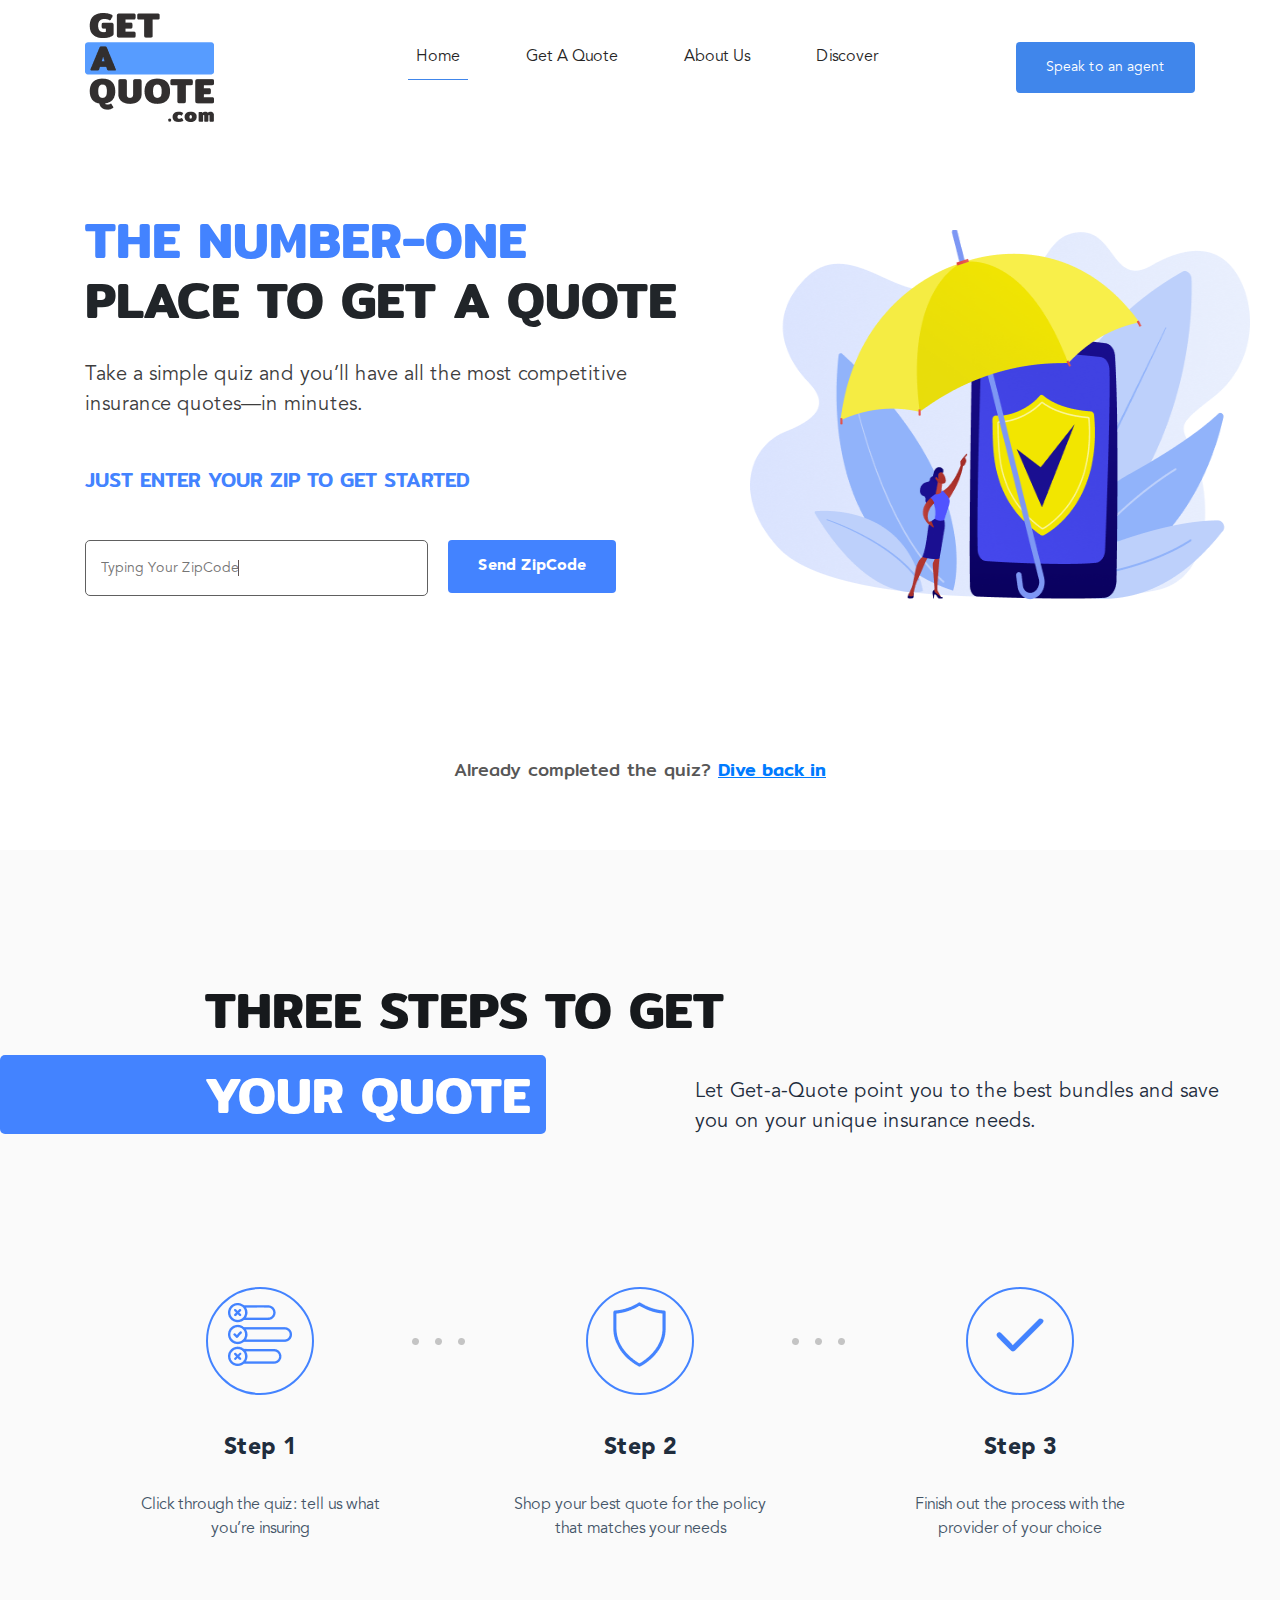
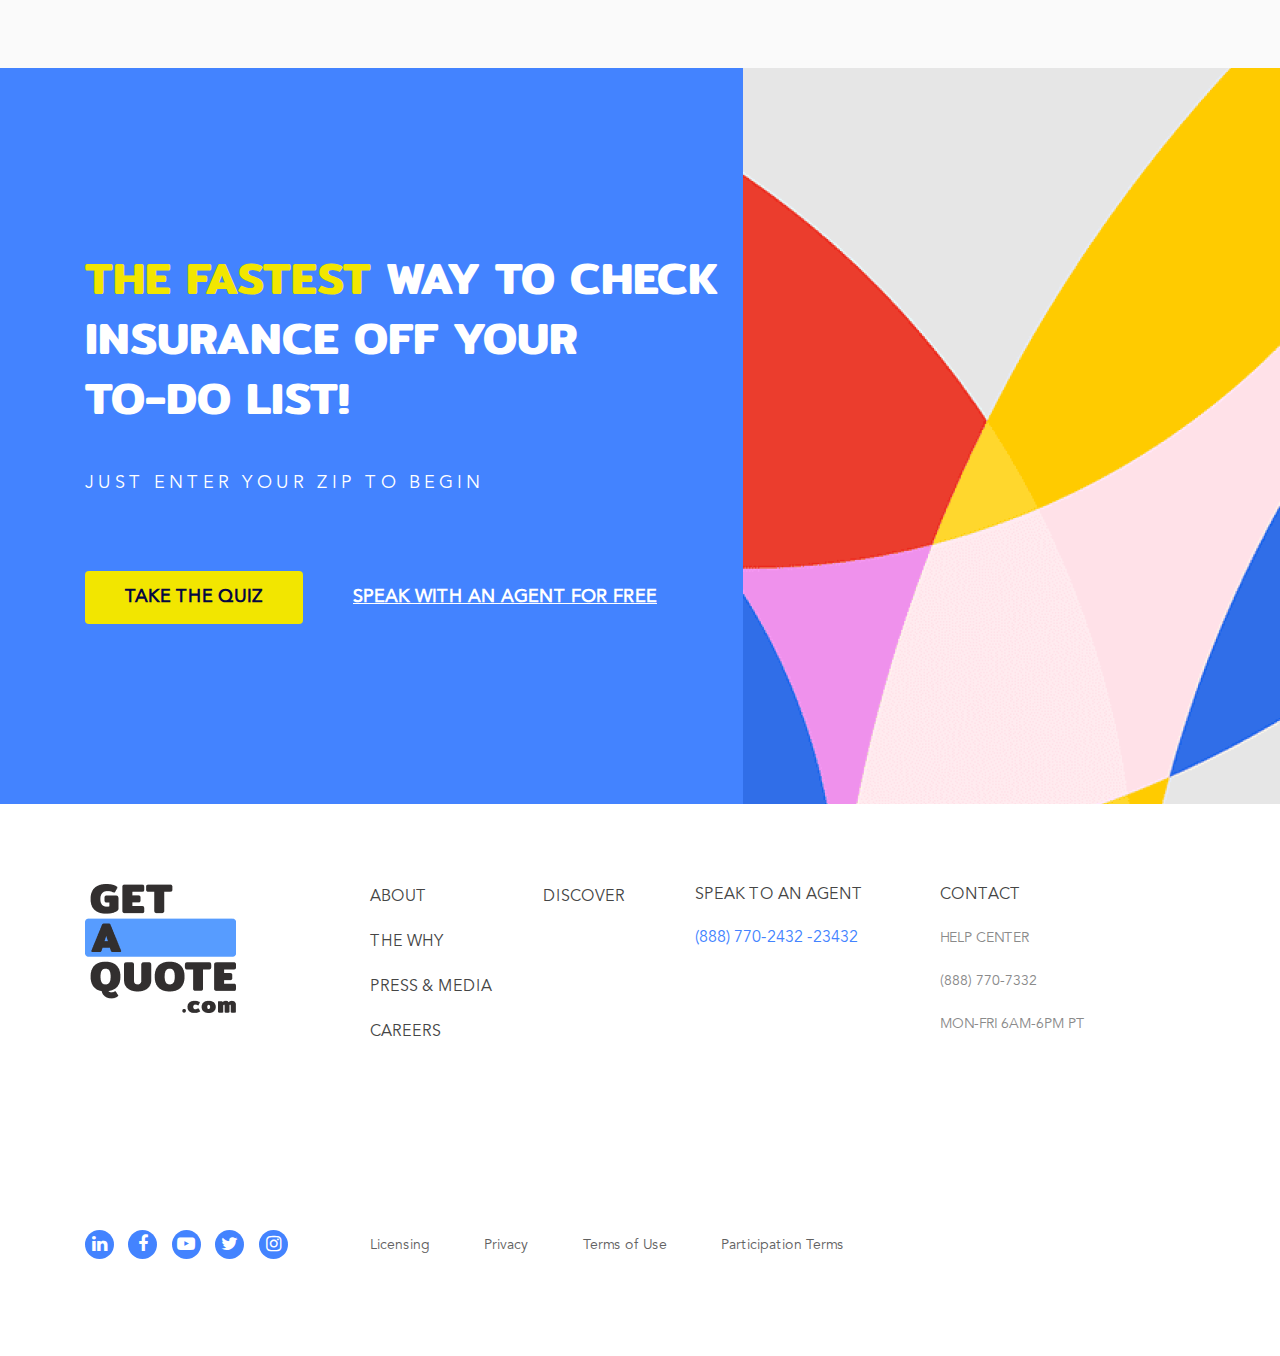
<file: index.html>
<!DOCTYPE html>
<html lang="en">
<head>
    <meta charset="UTF-8">
    
     <meta name="viewport" content="width=device-width, initial-scale=1.0, minimum-scale=1.0, maximum-scale=6.0">
     <meta http-equiv="X-UA-Compatible" content="ie=edge">
    <title>GET A QUOTE</title>
    
    
    
    <link href="https://stackpath.bootstrapcdn.com/font-awesome/4.7.0/css/font-awesome.min.css" rel="stylesheet" integrity="sha384-wvfXpqpZZVQGK6TAh5PVlGOfQNHSoD2xbE+QkPxCAFlNEevoEH3Sl0sibVcOQVnN" crossorigin="anonymous">
    
    <link rel="preconnect" href="https://fonts.gstatic.com">
<link href="https://fonts.googleapis.com/css2?family=Mitr:wght@400;500;600&display=swap" rel="stylesheet">
    
    <link rel="stylesheet" href="css/bootstrap.min.css">
    
    
    
    
    
    <link rel="stylesheet" href="css/style.css">
    <link rel="stylesheet" href="css/responsive.css">
        
        
</head>
<body>
    
    
    <!--====================================================
                navbar part start
        ====================================================-->


        <nav class="navbar navbar-expand-lg menu ">
          <div class="container">

            <a class="navbar-brand" href="index.html"><img class="logo" src="images/Logo.png" alt="Logo"></a>
            <button class="navbar-toggler out" type="button" data-toggle="collapse" data-target="#navbarSupportedContent" aria-controls="navbarSupportedContent" aria-expanded="false" aria-label="Toggle navigation">
              <span class="navbar-toggler-icon">
                <i  class="fa fa-bars  bar" aria-hidden="true"></i>
              </span>
            </button>
          
            <div class="collapse navbar-collapse" id="navbarSupportedContent">
              <ul class="navbar-nav ml-auto">
                <li class="nav-item ">
                  <a class="nav-link active" href="index.html">Home <span class="sr-only">(current)</span></a>
                </li>
                <li class="nav-item">
                  <a class="nav-link" href="quize.html">Get A Quote</a>
                </li>
             
                <li class="nav-item">
                    <a class="nav-link" href="about.html">   About Us</a>
                  </li>
                <li class="nav-item">
                    <a class="nav-link" href="discover.html">Discover</a>
                  </li>

                  <a class="nav_bar-btn" href="#">Speak to an agent</a>

                 
           
              </ul>
            
            </div>
          </div>
          </nav>





            <!--====================================================
                navbar part end
        ====================================================-->


            <!--====================================================
                          banner part start
        ====================================================-->


  <section id="banner-part">
      <div class="container">
          <div class="row">
              <div class="col-lg-7">
                  <div class="left-part">
                  <h1> <span> THE NUMBER-ONE </span> <br> PLACE TO GET A QUOTE 
                
                
                </h1>


                <p class="pragraph">
                    Take a simple quiz and you’ll have all the most competitive insurance quotes—in minutes.
                </p>
                <h2>JUST ENTER YOUR ZIP TO GET STARTED</h2>

                <form action="#">
                    <div class="box">
                     <div class="left">
                         <!-- <input type="text" name="zip"  id="zip" placeholder=""> -->

                         <input type="text" id="zipcode" placeholder="Typing Your ZipCode  " />
                     </div>
                     <div class="right">
                        
                         
                         <button type="submit" class="banner-btn">Send ZipCode</button>
                     </div>
                    
                    </div>
                 </form>
                  </div>
                

              </div>
              <div class="col-lg-5">
                  <div class="right-part">
                      <img src="images/banner-img.png" alt="banner-img">
                  </div>
              </div>
          </div>
          <p class="banner-bottom">Already completed the quiz? <span>  <a href="#"> Dive back in</a></span> </p>
      </div>
  </section>


                    <!--====================================================
                          banner part end
        ====================================================-->


                    <!--====================================================
                          step part start
        ====================================================-->



<section id="step-part">
   
        <h3 class="head1">THREE STEPS TO GET </h3>
     
        <h4 class="head2">YOUR QUOTE</h4>
    
    
    <div class="container">
        <div class="row">
            <div class="col-lg-6">
                <div class="left">
                   
                </div>
            </div>
            <div class="col-lg-6">
                <div class="right">
                    <p>
                        Let Get-a-Quote point you to the best bundles and save you on your unique insurance needs.
                    </p>
                </div>
            </div>
        </div>
        <div class="row">
            <div class="col-lg-4">
                <div class="box">
                   <div class="round">
                    <img src="images/step 01.png" alt="step 01">
                   </div>
                    <h3>Step 1</h3>
                    <p>Click through the quiz: tell us what you’re insuring</p>
                     <img class="dot1" src="images/dots.png" alt="dots">
                </div>
            </div>
            <div class="col-lg-4">
                <div class="box">
                    <div class="round">
                     <img  src="images/step 02.png" alt="step 01">
                    </div>
                     <h3>Step 2</h3>
                     <p>Shop your best quote for the policy that matches your needs</p>
                     <img class="dot2" src="images/dots.png" alt="dots">
                 </div>
            </div>
            <div class="col-lg-4">
                <div class="box">
                    <div class="round">
                     <img  src="images/step 03.png" alt="step 01">
                    </div>
                     <h3>Step 3</h3>
                     <p>Finish out the process with the provider of your choice</p>
                 </div>
            </div>
        </div>
       
    </div>
</section>


                   <!--====================================================
                          step part end
        ====================================================-->


        
                   <!--====================================================
                          fastest part start
        ====================================================-->

<section id="fastest-part">
    <div class="main">

        <div class="row">
         
         
        </div>

 
    <div class="container">
      
<div class="texts">
    <h3>
        <span>THE FASTEST</span> WAY TO CHECK <br> INSURANCE OFF YOUR<br>TO-DO LIST!
    </h3>
    <p>JUST ENTER YOUR ZIP TO BEGIN</p>
    <div class="button">
        <div class="one"><a class="fastes-btn" href="#">TAKE THE QUIZ</a></div>
        <div class="two">
            <a class="fastest-link" href="#">SPEAK WITH AN AGENT FOR FREE</a>
        </div>

        </div>

        <img src="images/animation img.png" alt="animation img">
 
</div>

    
        
       
    </div>
   
</div>

</section>



                  <!--====================================================
                          fastest part end
        ====================================================-->


                  <!--====================================================
                          footer part start
        ====================================================-->


<section id="footer-part">
    <div class="container">
        <div class="row">
            <div class="col-lg-3">
                <div class="one">
                    <img src="images/Logo2.png" alt="Logo">

             
                </div>
            </div>
            <div class="col-lg-3">
              <div class="main-two">
                <div class="two">
                    <ul>

                        <li> <a href="#">    About   </a></li>
                        <li> <a href="#">  The Why     </a></li>
                        <li> <a href="#">    Press & media   </a></li>
                        <li> <a href="#">   Careers    </a></li>
                        






                    </ul>
                </div>
                <div class="three">
                    <ul>
                        <li>
                            <a href="#">Discover</a>
                        </li>
                    </ul>
                </div>
              </div>
            </div>
           
            <div class="col-lg-3">
                <div class="four">
                    <ul>
                        <li>Speak to an agent</li>
                        <li><a href="tel: (888) 770-2432 -23432">
                            (888) 770-2432 -23432
                            </a></li>
                    </ul>
                </div>
            </div>
            <div class="col-lg-3">
                <div class="five">
                    <ul>
                        <li>contact</li>
                        <li><a href="#">Help Center</a></li>
                        <li><a href="tel:(888) 770-7332">(888) 770-7332</a></li>
                        <li><a href="#">Mon-Fri 6am-6pm PT</a></li>


                        


                    </ul>
                </div>
            </div>
        </div>
        <div class="row">
            
            <div class="col-lg-3">
                <div class="social">
                    <ul>
                   


                        <li><a href href="#"><i class="fa fa-linkedin" aria-hidden="true"></i> </a></li>
                        <li><a href="#"><i class="fa fa-facebook" aria-hidden="true"></i> </a></li>
                        <li><a href="#"><i class="fa fa-youtube-play" aria-hidden="true"></i> </a></li>
                       <li><a href="#"> <i class="fa fa-twitter" aria-hidden="true"></i> </a></li>
                       <li><a href="#"> <i class="fa fa-instagram" aria-hidden="true"></i> </a></li>
                   </ul>
                </div>
            </div>
            <div class="col-lg-9">
                <div class="terms">

                    <ul>
                        <li><a href="#">   Licensing </a></li>
                        <li><a href="#">  Privacy </a></li>
                        <li><a href="#"> Terms of Use  </a></li>
                        <li><a href="#">  Participation Terms</a></li>
                     
                                          
                    </ul>
                </div>
            </div>
        </div>
    </div>
</section>


                  <!--====================================================
                          footer part end
        ====================================================-->
    
    
    
    
    
    
    
    
    
    
    
    
    
    
    
    
    
    
    
    
    
    <script src="js/jquery-1.12.4.min.js"></script>
    <script src="js/popper.min.js"></script>
    <script src="js/bootstrap.min.js"></script>
    
    
    <script src="js/script.js"></script>
</body>
</html>
</file>
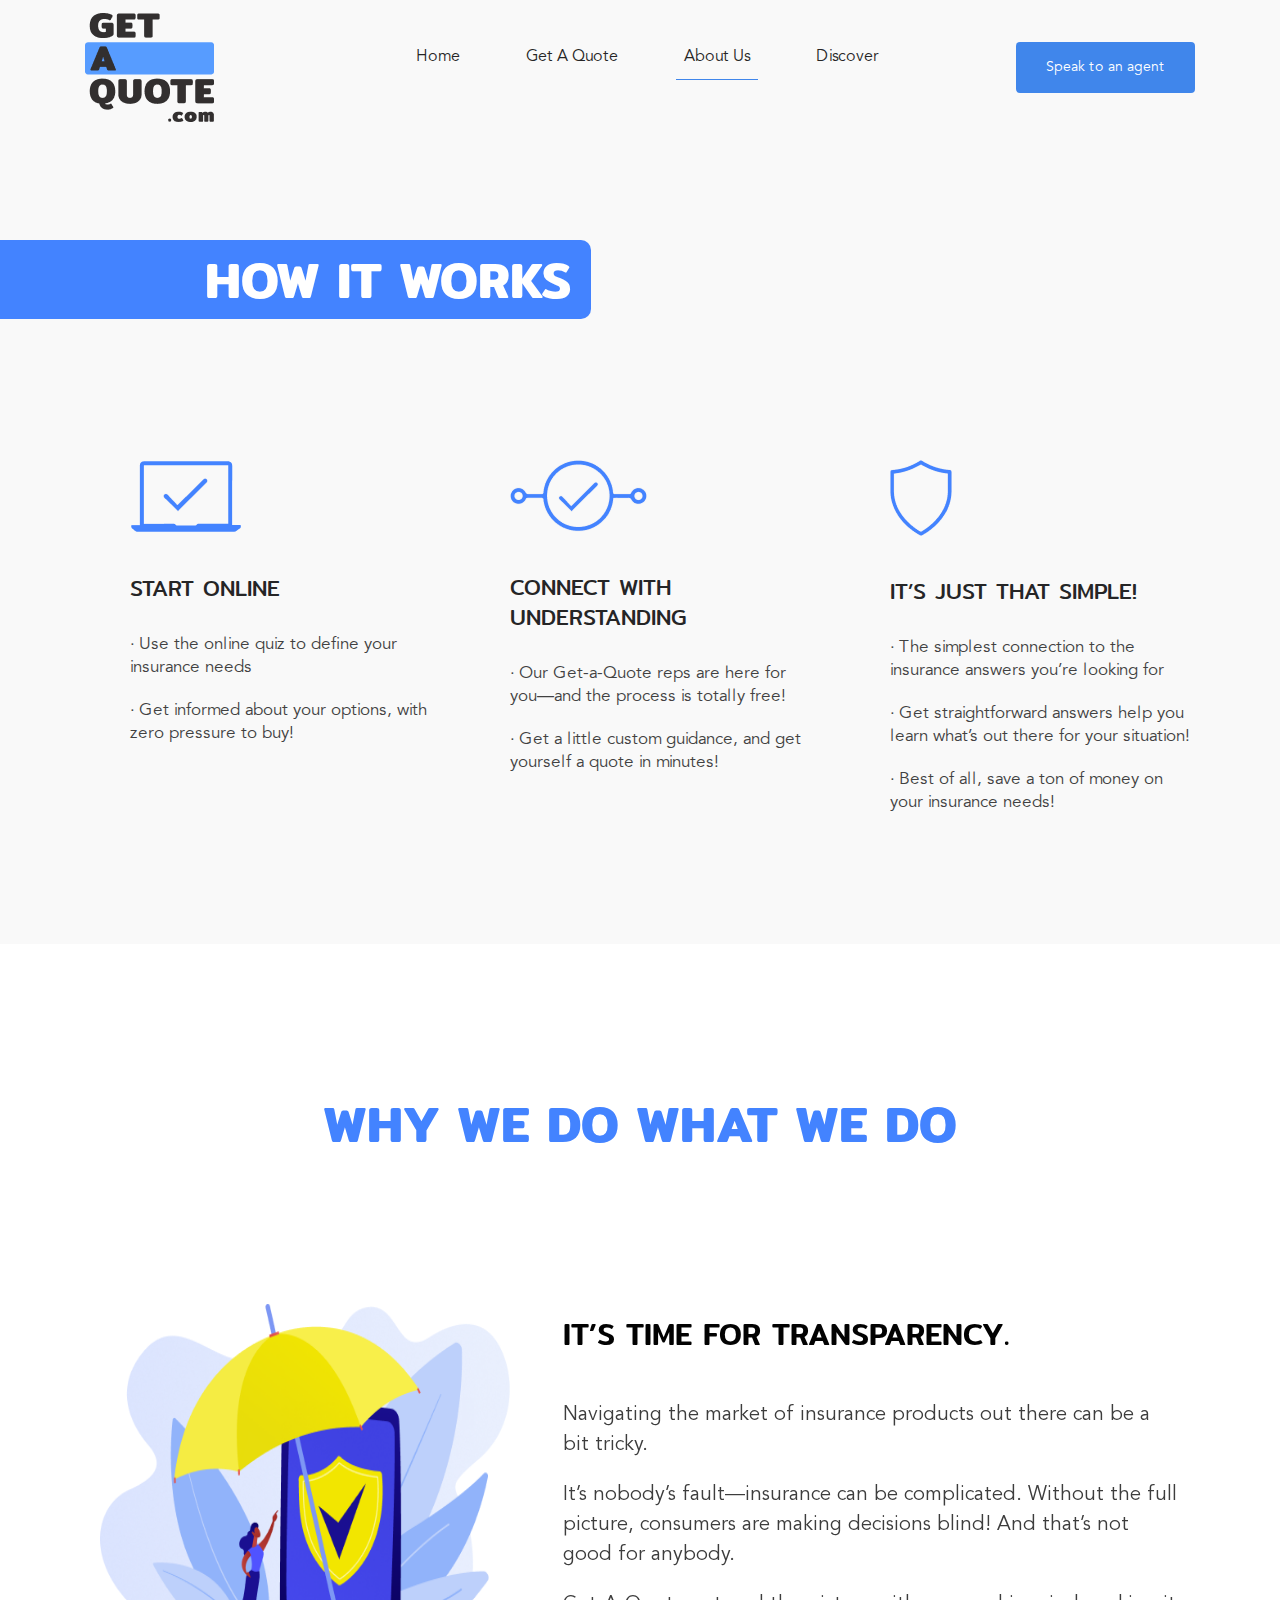
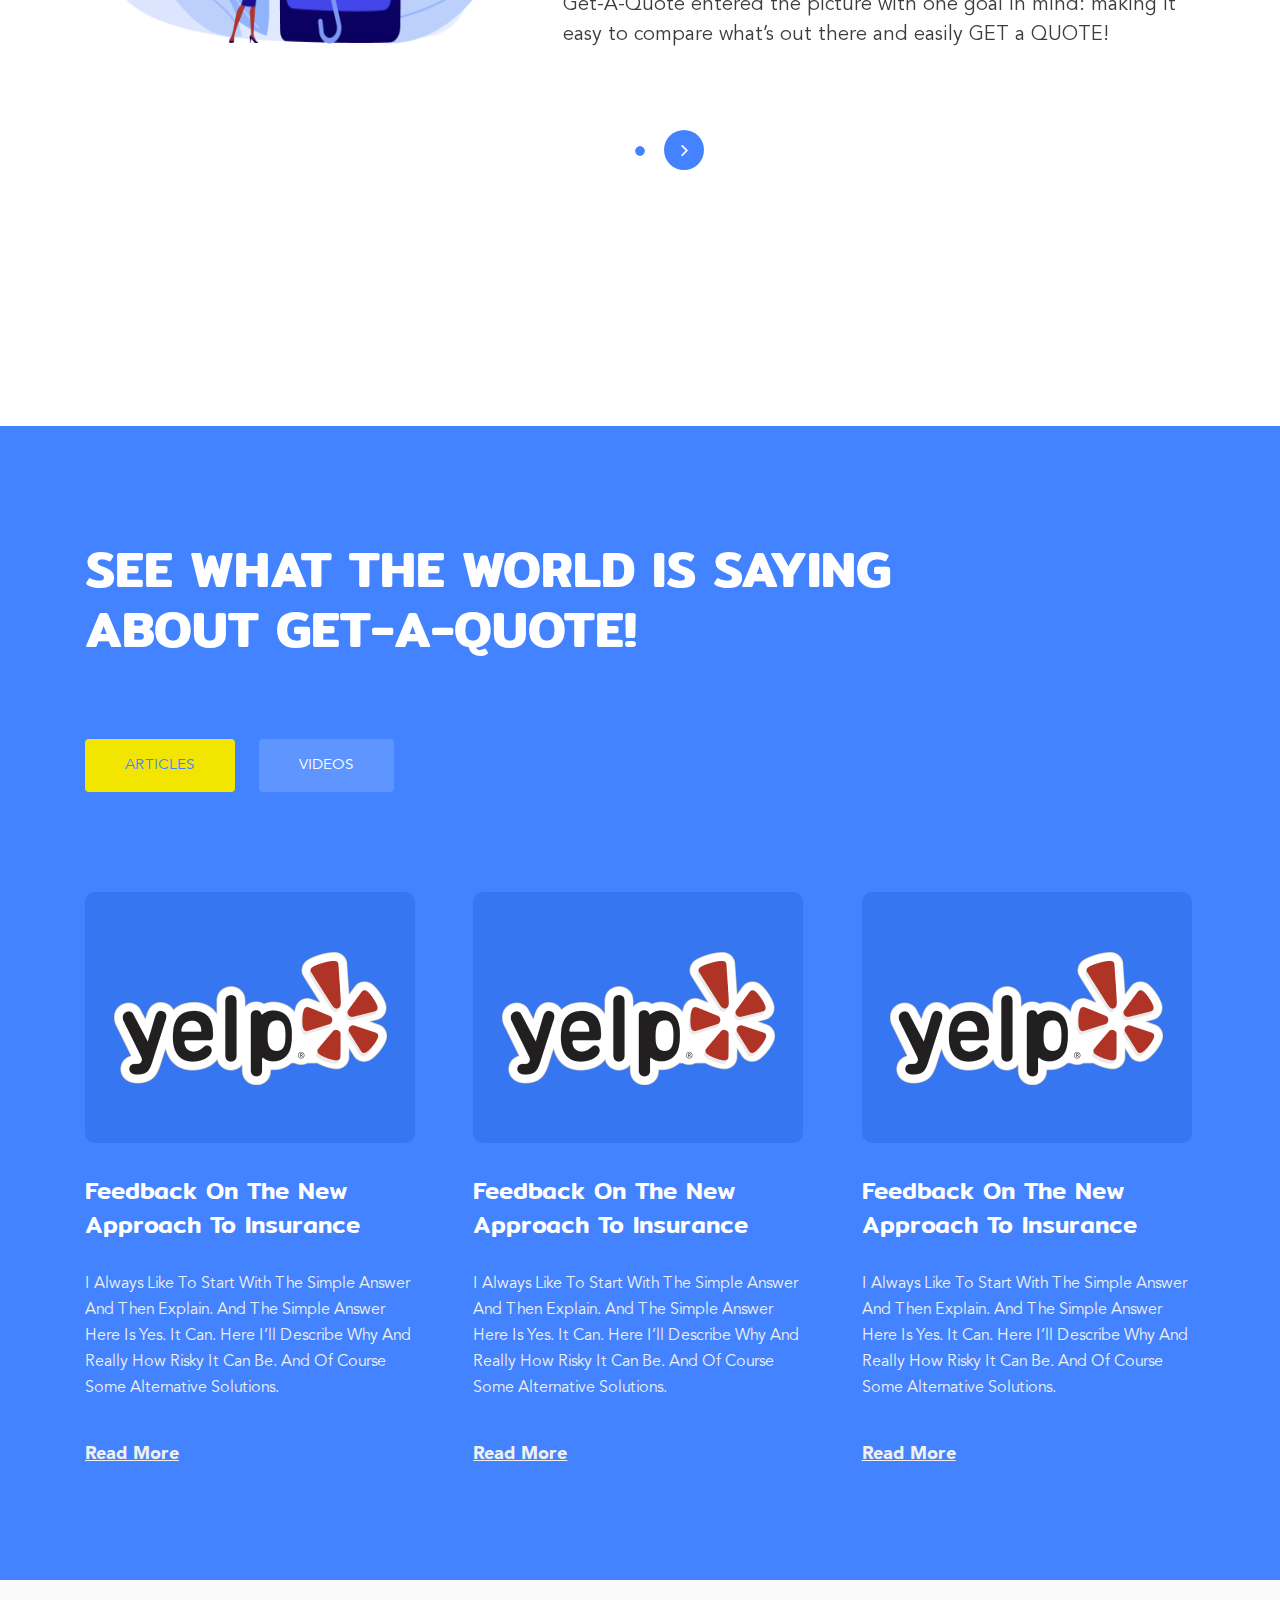
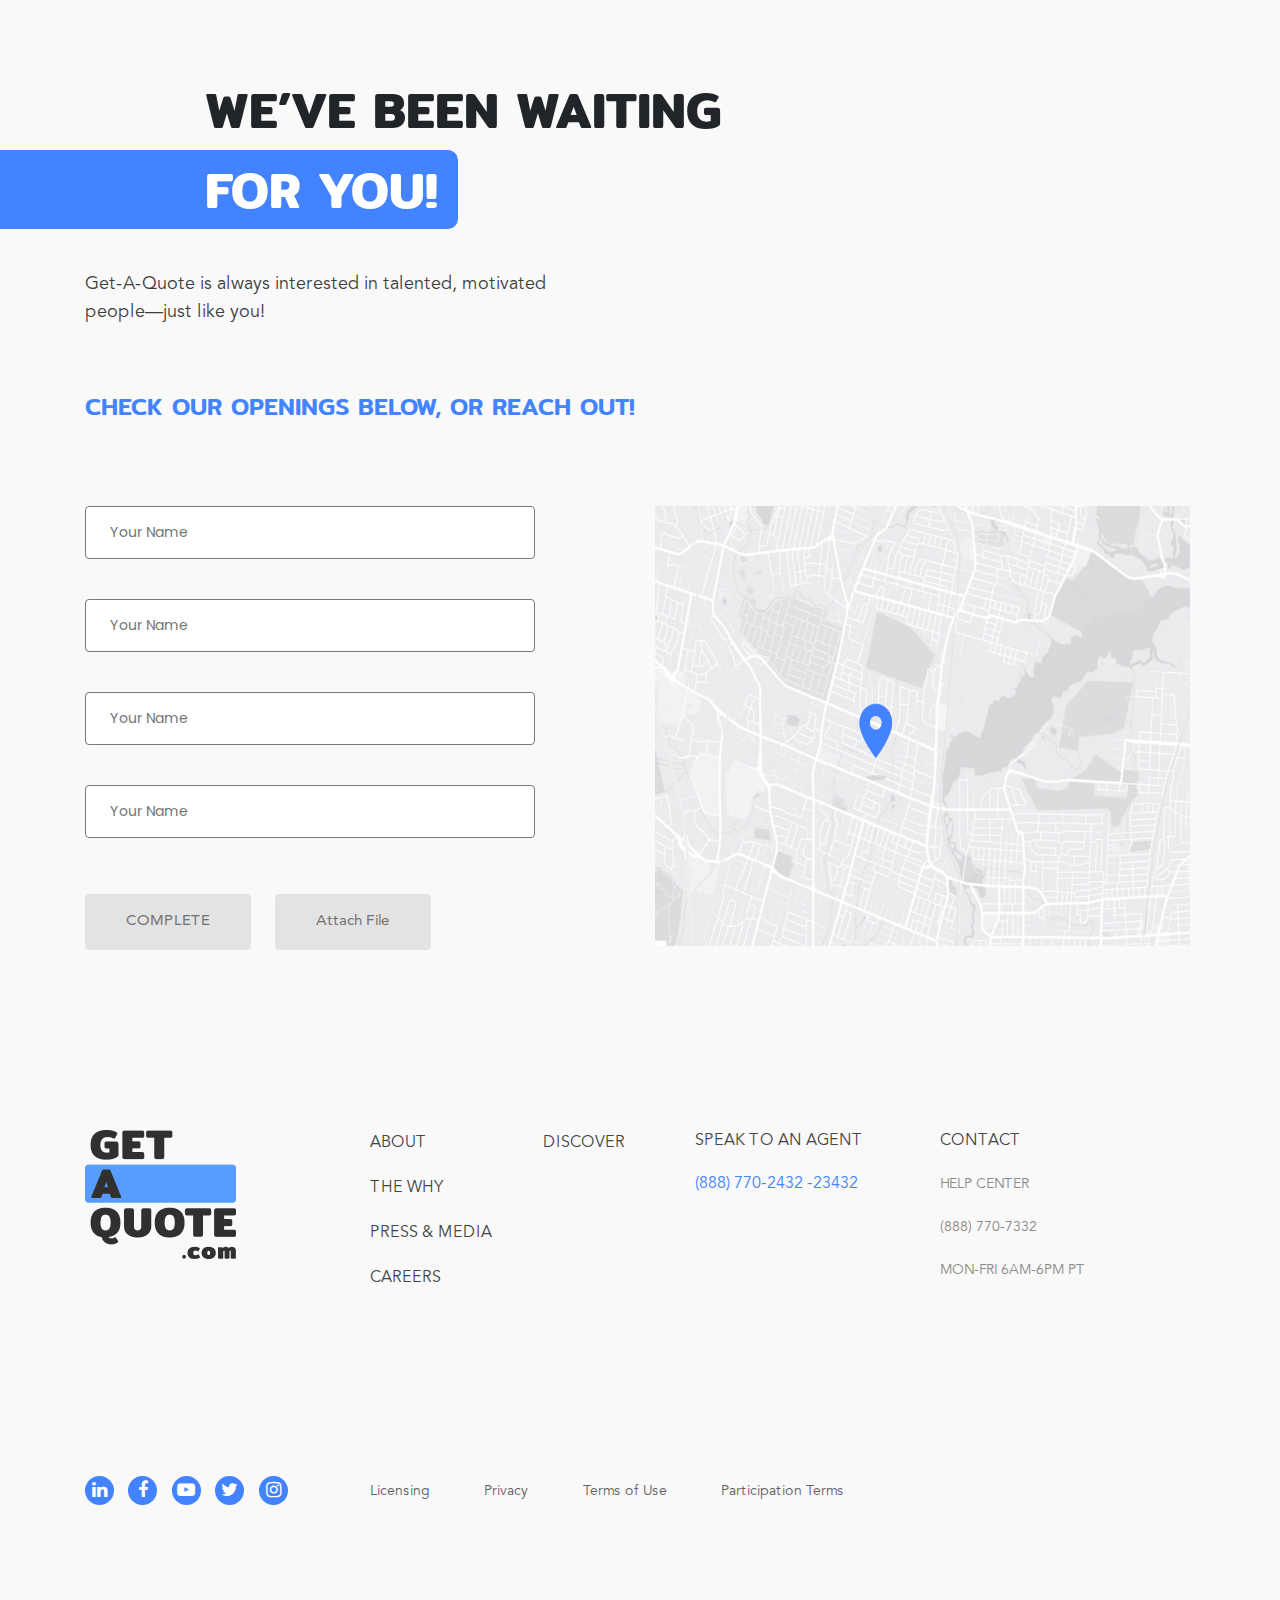
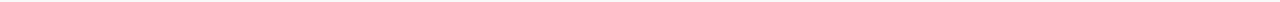
<file: about.html>
<!DOCTYPE html>
<html lang="en">
<head>
    <meta charset="UTF-8">
    <meta name="viewport" content="width=device-width, initial-scale=1.0, minimum-scale=1.0, maximum-scale=6.0">
    <meta http-equiv="X-UA-Compatible" content="ie=edge">
    <title>GET A QUOTE</title>
    
    
    
    <link href="https://stackpath.bootstrapcdn.com/font-awesome/4.7.0/css/font-awesome.min.css" rel="stylesheet" integrity="sha384-wvfXpqpZZVQGK6TAh5PVlGOfQNHSoD2xbE+QkPxCAFlNEevoEH3Sl0sibVcOQVnN" crossorigin="anonymous">
    
    <link rel="preconnect" href="https://fonts.gstatic.com">
<link href="https://fonts.googleapis.com/css2?family=Mitr:wght@400;500;600&display=swap" rel="stylesheet">
<link rel="preconnect" href="https://fonts.gstatic.com">
<link href="https://fonts.googleapis.com/css2?family=Poppins&display=swap" rel="stylesheet">
    
    <link rel="stylesheet" href="css/bootstrap.min.css">
    
    
    
    
    <link rel="stylesheet" href="css/slick.css">
    <link rel="stylesheet" href="css/style.css">
    <link rel="stylesheet" href="css/responsive.css">
        
        
</head>
<body>
    <!-- index part start -->
    
    <!--====================================================
                navbar part start
        ====================================================-->


        <nav class="navbar navbar-expand-lg menu ">
          <div class="container">

            <a class="navbar-brand" href="index.html"><img class="logo" src="images/Logo.png" alt="Logo"></a>
            <button class="navbar-toggler out" type="button" data-toggle="collapse" data-target="#navbarSupportedContent" aria-controls="navbarSupportedContent" aria-expanded="false" aria-label="Toggle navigation">
              <span class="navbar-toggler-icon">
                <i  class="fa fa-bars  bar" aria-hidden="true"></i>
              </span>
            </button>
          
            <div class="collapse navbar-collapse" id="navbarSupportedContent">
              <ul class="navbar-nav ml-auto">
                <li class="nav-item active">
                  <a class="nav-link " href="index.html">Home <span class="sr-only">(current)</span></a>
                </li>
                <li class="nav-item">
                  <a class="nav-link" href="quize.html">Get A Quote</a>
                </li>
                <li class="nav-item">
                    <a class="nav-link active" href="about.html">   About Us</a>
                  </li>
                <li class="nav-item">
                    <a class="nav-link " href="discover.html">Discover</a>
                  </li>

                  <a class="nav_bar-btn" href="#">Speak to an agent</a>

                 
           
              </ul>
            
            </div>
          </div>
          </nav>





            <!--====================================================
                navbar part end
        ====================================================-->



<!-- index part end -->

<!-- about part start -->




<!-- =======================================================
             works part start
    ======================================================== -->



    <section id="works-part">
        <h1>HOW IT WORKS</h1>
        <div class="container">
            <div class="row">
                <div class="col-lg-4">
                    <div class="box">
                        <img src="images/work img 01.png" alt="work img">
                        <h3>START ONLINE</h3>
                        <ul>
                            <li>
                                · Use the online quiz to define your insurance needs
                            </li>
                            <li>· Get informed about your options, with zero pressure to buy!</li>
                        </ul>
                    </div>
                </div>
                <div class="col-lg-4">
                    <div class="box">
                        <img src="images/works img 02.png" alt="work img">
                        <h3>CONNECT WITH UNDERSTANDING</h3>
                        <ul>
                            

                           


                            <li>
                                · Our Get-a-Quote reps are here for you—and the process is totally free!
                            </li>
                            <li> · Get a little custom guidance, and get yourself a quote in minutes!</li>
                        </ul>
                    </div>
                </div>
                <div class="col-lg-4">
                    <div class="box">
                        <img src="images/work img 03.png" alt="work img">
                        <h3>IT’S JUST THAT SIMPLE!</h3>
                        <ul>
                            <li>
                                · The simplest connection to the insurance answers you’re looking for
                            </li>
                            <li>
                                · Get straightforward answers help you learn what’s out there for your situation!</li>
                            <li>· Best of all, save a ton of money on your insurance needs!</li>




                            



                        </ul>
                    </div>
                </div>
            </div>

        </div>
    </section>




<!-- =======================================================
             works part end
    ======================================================== -->






    <!-- =======================================================
             What we do part start
    ======================================================== -->

<section id="what-part">
    <div class="container">
       <div class="title">
        <h1>WHY WE DO WHAT WE DO</h1>
       </div>
       <div class="slider">
        <div class="container">
            <div class="row">
                <div class="col-lg-5">
                     <div class="photo">
                         <img src="images/about what img.png" alt="about what img">
                     </div>
                </div>
                <div class="col-lg-7">
                    <div class="text">
                        <h4>IT’S TIME FOR TRANSPARENCY.</h4>
    
    
    
                        <ul>
                            <li>Navigating the market of insurance products out there can be a bit tricky.</li>
                            <li>It’s nobody’s fault—insurance can be complicated. Without the full picture, consumers are making decisions blind! And that’s not good for anybody.</li>
                            <li>Get-A-Quote entered the picture with one goal in mind: making it easy to compare what’s out there and easily GET a QUOTE!</li>
    
                            
    
    
    
    
                        </ul>
    
    
                    </div>
                </div>
            </div>
            </div>
           <div class="container">
        <div class="row">
            <div class="col-lg-5">
                 <div class="photo">
                     <img src="images/about what img.png" alt="about what img">
                 </div>
            </div>
            <div class="col-lg-7">
                <div class="text">
                    <h4>IT’S TIME FOR TRANSPARENCY.</h4>



                    <ul>
                        <li>Navigating the market of insurance products out there can be a bit tricky.</li>
                        <li>It’s nobody’s fault—insurance can be complicated. Without the full picture, consumers are making decisions blind! And that’s not good for anybody.</li>
                        <li>Get-A-Quote entered the picture with one goal in mind: making it easy to compare what’s out there and easily GET a QUOTE!</li>

                        




                    </ul>


                </div>
            </div>
        </div>
        </div>
        <div class="container">
            <div class="row">
                <div class="col-lg-5">
                     <div class="photo">
                         <img src="images/about what img.png" alt="about what img">
                     </div>
                </div>
                <div class="col-lg-7">
                    <div class="text">
                        <h4>IT’S TIME FOR TRANSPARENCY.</h4>
    
    
    
                        <ul>
                            <li>Navigating the market of insurance products out there can be a bit tricky.</li>
                            <li>It’s nobody’s fault—insurance can be complicated. Without the full picture, consumers are making decisions blind! And that’s not good for anybody.</li>
                            <li>Get-A-Quote entered the picture with one goal in mind: making it easy to compare what’s out there and easily GET a QUOTE!</li>
    
                            
    
    
    
    
                        </ul>
    
    
                    </div>
                </div>
            </div>
        </div>
        </div>
        
       </div>
       
    </div>
</section>



        <!-- =======================================================
             What we do part end
    ======================================================== -->


            <!-- =======================================================
                       world  part start
    ======================================================== -->


<section id="world-part">
    <div class="container">
        <div class="title">
            <h1>SEE WHAT THE WORLD IS SAYING ABOUT GET-A-QUOTE!</h1>
        </div>

        <div class="button">
            <ul>
                <li data-filter="all">Articles</li>
                <li class="no" data-filter=".two">Videos</li>
            </ul>
        </div>



         <div class="mixtab">
             <div class="mix two box">
                <div class="photo">
                    <img src="images/yelp img.png" alt="yelp img ">
                </div>
             
            <h3>
                feedback on the new approach to insurance
            </h3>

            <p>
                I always like to start with the simple answer and then explain. And the simple answer here is yes. It can. Here I’ll describe why and really how risky it can be. And of course some alternative solutions.
            </p>
            <a class="yelp-btn" href="#">Read More</a>
             </div>
             <div class="mix   box">
                <div class="photo">
                    <img src="images/yelp img.png" alt="yelp img ">
                </div>
             
            <h3>
                feedback on the new approach to insurance
            </h3>

            <p>
                I always like to start with the simple answer and then explain. And the simple answer here is yes. It can. Here I’ll describe why and really how risky it can be. And of course some alternative solutions.
            </p>
            <a class="yelp-btn" href="#">Read More</a>
             </div>
             <div class="mix  two box mg-na">
                <div class="photo">
                    <img src="images/yelp img.png" alt="yelp img ">
                </div>
             
            <h3>
                feedback on the new approach to insurance
            </h3>

            <p>
                I always like to start with the simple answer and then explain. And the simple answer here is yes. It can. Here I’ll describe why and really how risky it can be. And of course some alternative solutions.
            </p>
            <a class="yelp-btn" href="#">Read More</a>
             </div>
         </div>

     

     
    </div>
</section>




            <!-- =======================================================
                       world  part end
    ======================================================== -->
    

                <!-- =======================================================
                       form  part start
    ======================================================== -->

    <section id="form-part">
        <h1>     WE’VE BEEN WAITING  <br>  
     
        </h1>
        <h2>  FOR YOU!</h2>
  
        <div class="container">
           <div class="text">
               <p>Get-A-Quote is always interested in talented, motivated people—just like you!</p>
               <h3>
                CHECK OUR OPENINGS BELOW, OR REACH OUT!
               </h3>
           </div>
           <div class="row">
               <div class="col-lg-6">
                   <div class="left">
                       <form action="#">
                       <ul>
                           <li><input type="text" placeholder="Your Name"></li>
                           <li><input type="text "placeholder="Your Name"></li>
                           <li><input type="text "placeholder="Your Name "></li>
                           <li><input type="text "placeholder="Your Name"></li>
                       </ul>
                       <a class="btn" href="#">COMPLETE</a>
                       <a class="btn" href="#">Attach File</a>
                   </div>
                </form>
               </div>
               <div class="col-lg-6">
                   <div class="photo">
                       <img src="images/map.png" alt="map">
                   </div>
               </div>
           </div>
        </div>
    </section>









             <!-- =======================================================
                       form  part end
    ======================================================== -->





<!-- about part end -->

                  <!--====================================================
                          footer part start
        ====================================================-->


<section id="footer-part" class="footer-two">
    <div class="container">
        <div class="row">
            <div class="col-lg-3">
                <div class="one">
                    <img src="images/Logo2.png" alt="Logo">

             
                </div>
            </div>
            <div class="col-lg-3">
              <div class="main-two">
                <div class="two">
                    <ul>

                        <li> <a href="#">    About   </a></li>
                        <li> <a href="#">  The Why     </a></li>
                        <li> <a href="#">    Press & media   </a></li>
                        <li> <a href="#">   Careers    </a></li>
                        






                    </ul>
                </div>
                <div class="three">
                    <ul>
                        <li>
                            <a href="#">Discover</a>
                        </li>
                    </ul>
                </div>
              </div>
            </div>
           
            <div class="col-lg-3">
                <div class="four">
                    <ul>
                        <li>Speak to an agent</li>
                        <li><a href="tel: (888) 770-2432 -23432">
                            (888) 770-2432 -23432
                            </a></li>
                    </ul>
                </div>
            </div>
            <div class="col-lg-3">
                <div class="five">
                    <ul>
                        <li>contact</li>
                        <li><a href="#">Help Center</a></li>
                        <li><a href="tel:(888) 770-7332">(888) 770-7332</a></li>
                        <li><a href="#">Mon-Fri 6am-6pm PT</a></li>


                        


                    </ul>
                </div>
            </div>
        </div>
        <div class="row">
            
            <div class="col-lg-3">
                <div class="social">
                    <ul>
                   


                        <li><a href href="#"><i class="fa fa-linkedin" aria-hidden="true"></i> </a></li>
                        <li><a href="#"><i class="fa fa-facebook" aria-hidden="true"></i> </a></li>
                        <li><a href="#"><i class="fa fa-youtube-play" aria-hidden="true"></i> </a></li>
                       <li><a href="#"> <i class="fa fa-twitter" aria-hidden="true"></i> </a></li>
                       <li><a href="#"> <i class="fa fa-instagram" aria-hidden="true"></i> </a></li>
                   </ul>
                </div>
            </div>
            <div class="col-lg-9">
                <div class="terms">

                    <ul>
                        <li><a href="#">   Licensing </a></li>
                        <li><a href="#">  Privacy </a></li>
                        <li><a href="#"> Terms of Use  </a></li>
                        <li><a href="#">  Participation Terms</a></li>
                     
                                          
                    </ul>
                </div>
            </div>
        </div>
    </div>
</section>


                  <!--====================================================
                          footer part end
        ====================================================-->
    
    
    
    
    
    
    
    
    
    
    
    
    
    
    
    
    
    
    
    
    
    <script src="js/jquery-1.12.4.min.js"></script>
    <script src="js/popper.min.js"></script>
    <script src="js/bootstrap.min.js"></script>
    <script src="js/mixitup.min.js"></script>
    <script src="js/slick.min.js"></script>
    
    
    <script src="js/script.js"></script>
</body>
</html>
</file>
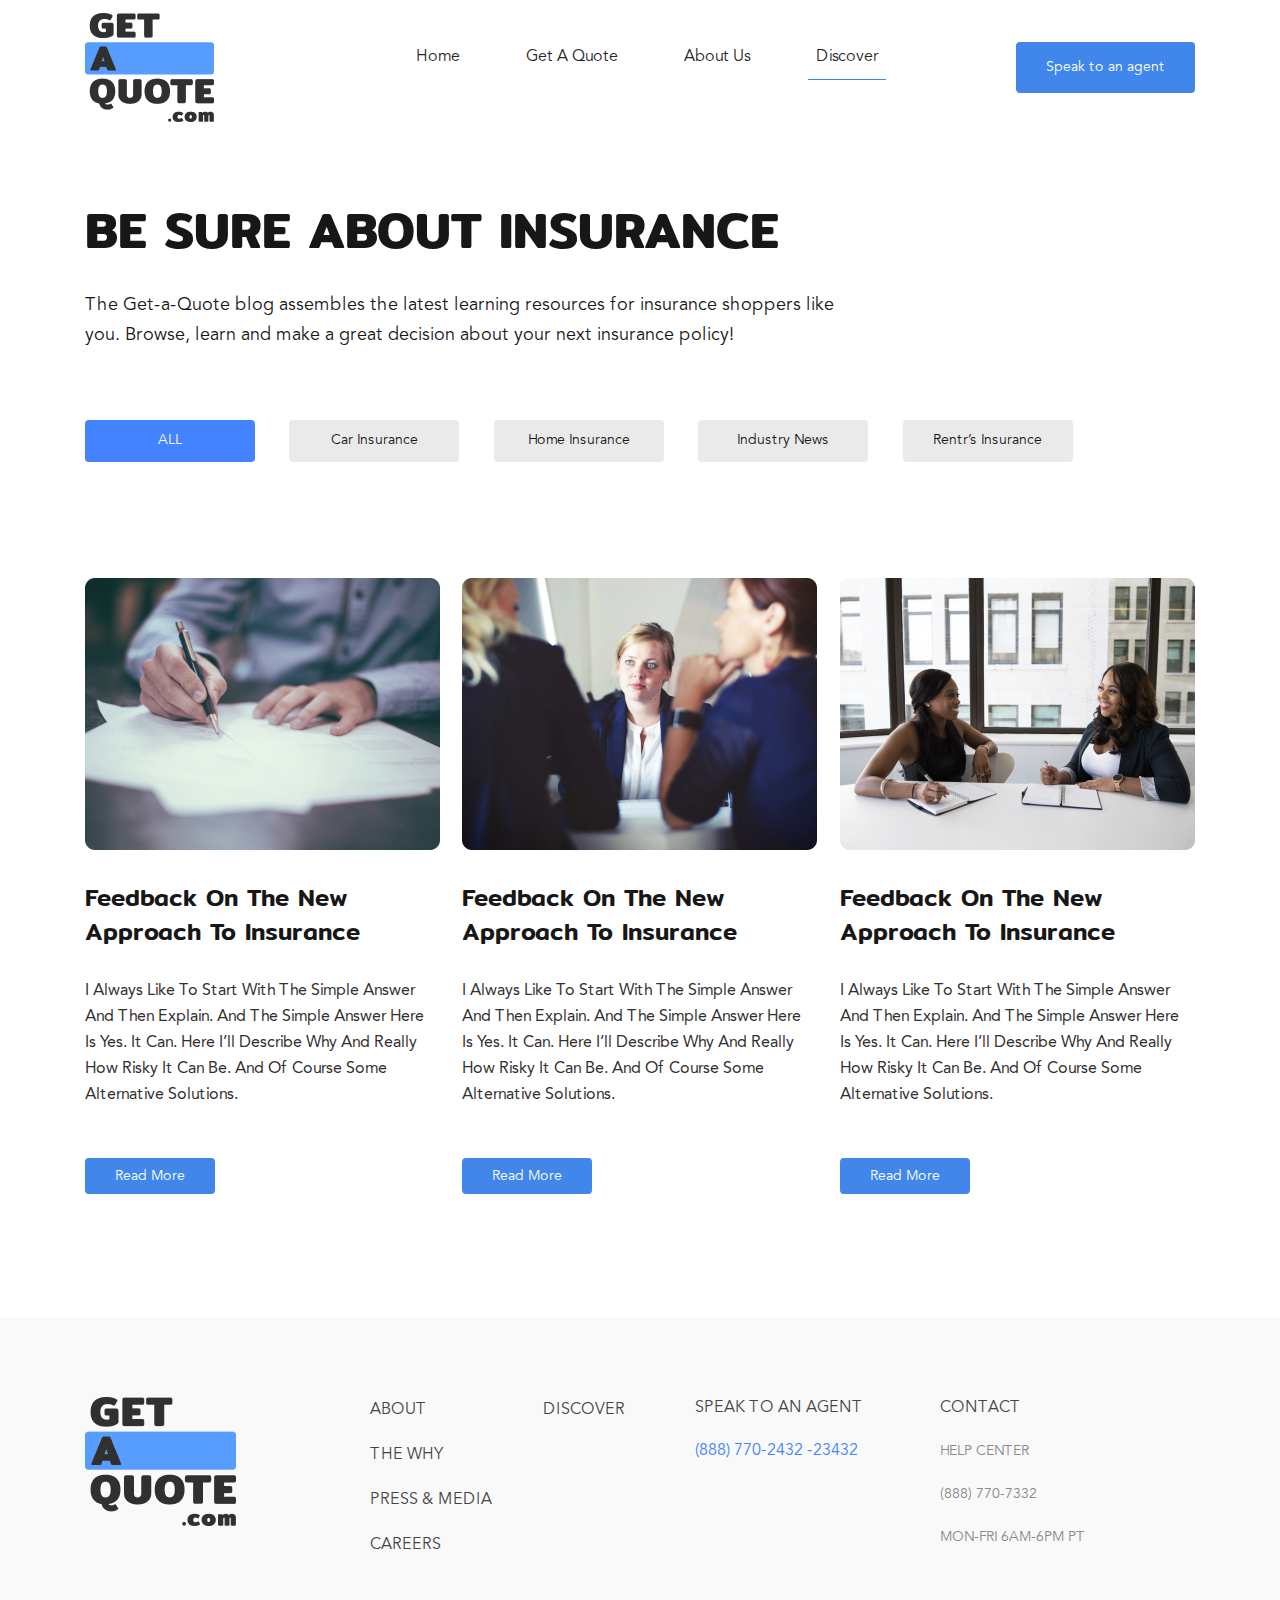
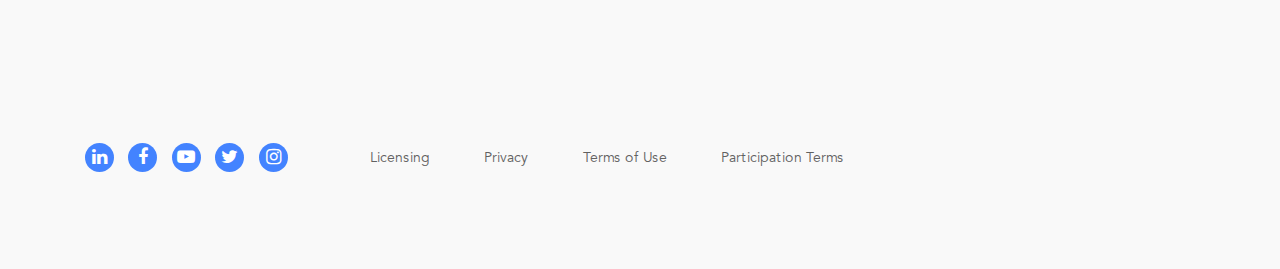
<file: discover.html>
<!DOCTYPE html>
<html lang="en">
<head>
    <meta charset="UTF-8">
    <meta name="viewport" content="width=device-width, initial-scale=1.0, minimum-scale=1.0, maximum-scale=6.0">
    <meta http-equiv="X-UA-Compatible" content="ie=edge">
    <title>GET A QUOTE</title>
    
    
    
    <link href="https://stackpath.bootstrapcdn.com/font-awesome/4.7.0/css/font-awesome.min.css" rel="stylesheet" integrity="sha384-wvfXpqpZZVQGK6TAh5PVlGOfQNHSoD2xbE+QkPxCAFlNEevoEH3Sl0sibVcOQVnN" crossorigin="anonymous">
    
    <link rel="preconnect" href="https://fonts.gstatic.com">
<link href="https://fonts.googleapis.com/css2?family=Mitr:wght@400;500;600&display=swap" rel="stylesheet">
<link rel="preconnect" href="https://fonts.gstatic.com">
<link href="https://fonts.googleapis.com/css2?family=Poppins&display=swap" rel="stylesheet">
    
    <link rel="stylesheet" href="css/bootstrap.min.css">
    
    
    
    
    <link rel="stylesheet" href="css/slick.css">
    <link rel="stylesheet" href="css/style.css">
    <link rel="stylesheet" href="css/responsive.css">
        
        
</head>
<body>
    <!-- index part start -->
    
    <!--====================================================
                navbar part start
        ====================================================-->


        <nav class="navbar navbar-expand-lg menu ">
          <div class="container">

            <a class="navbar-brand" href="index.html"><img class="logo" src="images/Logo.png" alt="Logo"></a>
            <button class="navbar-toggler out" type="button" data-toggle="collapse" data-target="#navbarSupportedContent" aria-controls="navbarSupportedContent" aria-expanded="false" aria-label="Toggle navigation">
              <span class="navbar-toggler-icon">
                <i  class="fa fa-bars  bar" aria-hidden="true"></i>
              </span>
            </button>
          
            <div class="collapse navbar-collapse" id="navbarSupportedContent">
              <ul class="navbar-nav ml-auto">
                <li class="nav-item ">
                  <a class="nav-link" href="index.html">Home <span class="sr-only">(current)</span></a>
                </li>
                <li class="nav-item">
                  <a class="nav-link" href="quize.html">Get A Quote</a>
                </li>
                <li class="nav-item">
                    <a class="nav-link" href="about.html">   About Us</a>
                  </li>
                <li class="nav-item">
                    <a class="nav-link active" href="discover.html">Discover</a>
                  </li>

                  <a class="nav_bar-btn" href="#">Speak to an agent</a>

                 
           
              </ul>
            
            </div>
          </div>
          </nav>





            <!--====================================================
                navbar part end
        ====================================================-->



<!-- index part end -->
<!-- discover part start -->

    <!--====================================================
                blog part start
        ====================================================-->

<section id="blog-part">
    <div class="container">
        <h2>BE SURE ABOUT INSURANCE</h2>
        <p>The Get-a-Quote blog assembles the latest learning resources for insurance shoppers like you. Browse, learn and make a great decision about your next insurance policy!</p>


        <div class="baton">
           <ul>
            <li data-filter="all">ALL</li>
            <li data-filter=".car">Car Insurance</li>
            <li data-filter=".Home">Home Insurance</li>
            <li data-filter=".News">Industry News</li>
            <li data-filter=".Rent">Rentr’s Insurance</li>
           
           </ul>
        </div>

 <div class="mixtab">
     <div class="mix box car Home News Rent">
          <div class="photo">
              <img src="images/discover img 1.jpg" alt="discover img">
          </div>

          <h5>
            feedback on the new approach to insurance</h5>
            <p>I always like to start with the simple answer and then explain. And the simple answer here is yes. It can. Here I’ll describe why and really how risky it can be. And of course some alternative solutions.</p>

            <a class="dis-btn" href="discover_inner.html">Read More</a>
        </div>
        <div class="mix box box2 car">
            <div class="photo">
                <img src="images/discover img 2.jpg" alt="discover img">
            </div>
  
            <h5>
              feedback on the new approach to insurance</h5>
              <p>I always like to start with the simple answer and then explain. And the simple answer here is yes. It can. Here I’ll describe why and really how risky it can be. And of course some alternative solutions.</p>
  
              <a class="dis-btn" href="discover_inner.html">Read More</a>
          </div>
          <div class="mix box Home">
            <div class="photo">
                <img src="images/discover img 3.jpg" alt="discover img">
            </div>
  
            <h5>
              feedback on the new approach to insurance</h5>
              <p>I always like to start with the simple answer and then explain. And the simple answer here is yes. It can. Here I’ll describe why and really how risky it can be. And of course some alternative solutions.</p>
  
              <a class="dis-btn" href="discover_inner.html">Read More</a>
          </div>
    
 </div>

    </div>
</section>












  <!--====================================================
                blog part end
        ====================================================-->

<!-- discover part end -->

                  <!--====================================================
                          footer part start
        ====================================================-->


<section id="footer-part" class="footer-two">
    <div class="container">
        <div class="row">
            <div class="col-lg-3">
                <div class="one">
                    <img src="images/Logo2.png" alt="Logo">

             
                </div>
            </div>
            <div class="col-lg-3">
              <div class="main-two">
                <div class="two">
                    <ul>

                        <li> <a href="#">    About   </a></li>
                        <li> <a href="#">  The Why     </a></li>
                        <li> <a href="#">    Press & media   </a></li>
                        <li> <a href="#">   Careers    </a></li>
                        






                    </ul>
                </div>
                <div class="three">
                    <ul>
                        <li>
                            <a href="#">Discover</a>
                        </li>
                    </ul>
                </div>
              </div>
            </div>
           
            <div class="col-lg-3">
                <div class="four">
                    <ul>
                        <li>Speak to an agent</li>
                        <li><a href="tel: (888) 770-2432 -23432">
                            (888) 770-2432 -23432
                            </a></li>
                    </ul>
                </div>
            </div>
            <div class="col-lg-3">
                <div class="five">
                    <ul>
                        <li>contact</li>
                        <li><a href="#">Help Center</a></li>
                        <li><a href="tel:(888) 770-7332">(888) 770-7332</a></li>
                        <li><a href="#">Mon-Fri 6am-6pm PT</a></li>


                        


                    </ul>
                </div>
            </div>
        </div>
        <div class="row">
            
            <div class="col-lg-3">
                <div class="social">
                    <ul>
                   


                        <li><a href href="#"><i class="fa fa-linkedin" aria-hidden="true"></i> </a></li>
                        <li><a href="#"><i class="fa fa-facebook" aria-hidden="true"></i> </a></li>
                        <li><a href="#"><i class="fa fa-youtube-play" aria-hidden="true"></i> </a></li>
                       <li><a href="#"> <i class="fa fa-twitter" aria-hidden="true"></i> </a></li>
                       <li><a href="#"> <i class="fa fa-instagram" aria-hidden="true"></i> </a></li>
                   </ul>
                </div>
            </div>
            <div class="col-lg-9">
                <div class="terms">

                    <ul>
                        <li><a href="#">   Licensing </a></li>
                        <li><a href="#">  Privacy </a></li>
                        <li><a href="#"> Terms of Use  </a></li>
                        <li><a href="#">  Participation Terms</a></li>
                     
                                          
                    </ul>
                </div>
            </div>
        </div>
    </div>
</section>


                  <!--====================================================
                          footer part end
        ====================================================-->
    
    
    
    
    
    
    
    
    
    
    
    
    
    
    
    
    
    
    
    
    
    <script src="js/jquery-1.12.4.min.js"></script>
    <script src="js/popper.min.js"></script>
    <script src="js/bootstrap.min.js"></script>
    <script src="js/mixitup.min.js"></script>
    <script src="js/slick.min.js"></script>
    
    
    <script src="js/script.js"></script>
</body>
</html>
</file>
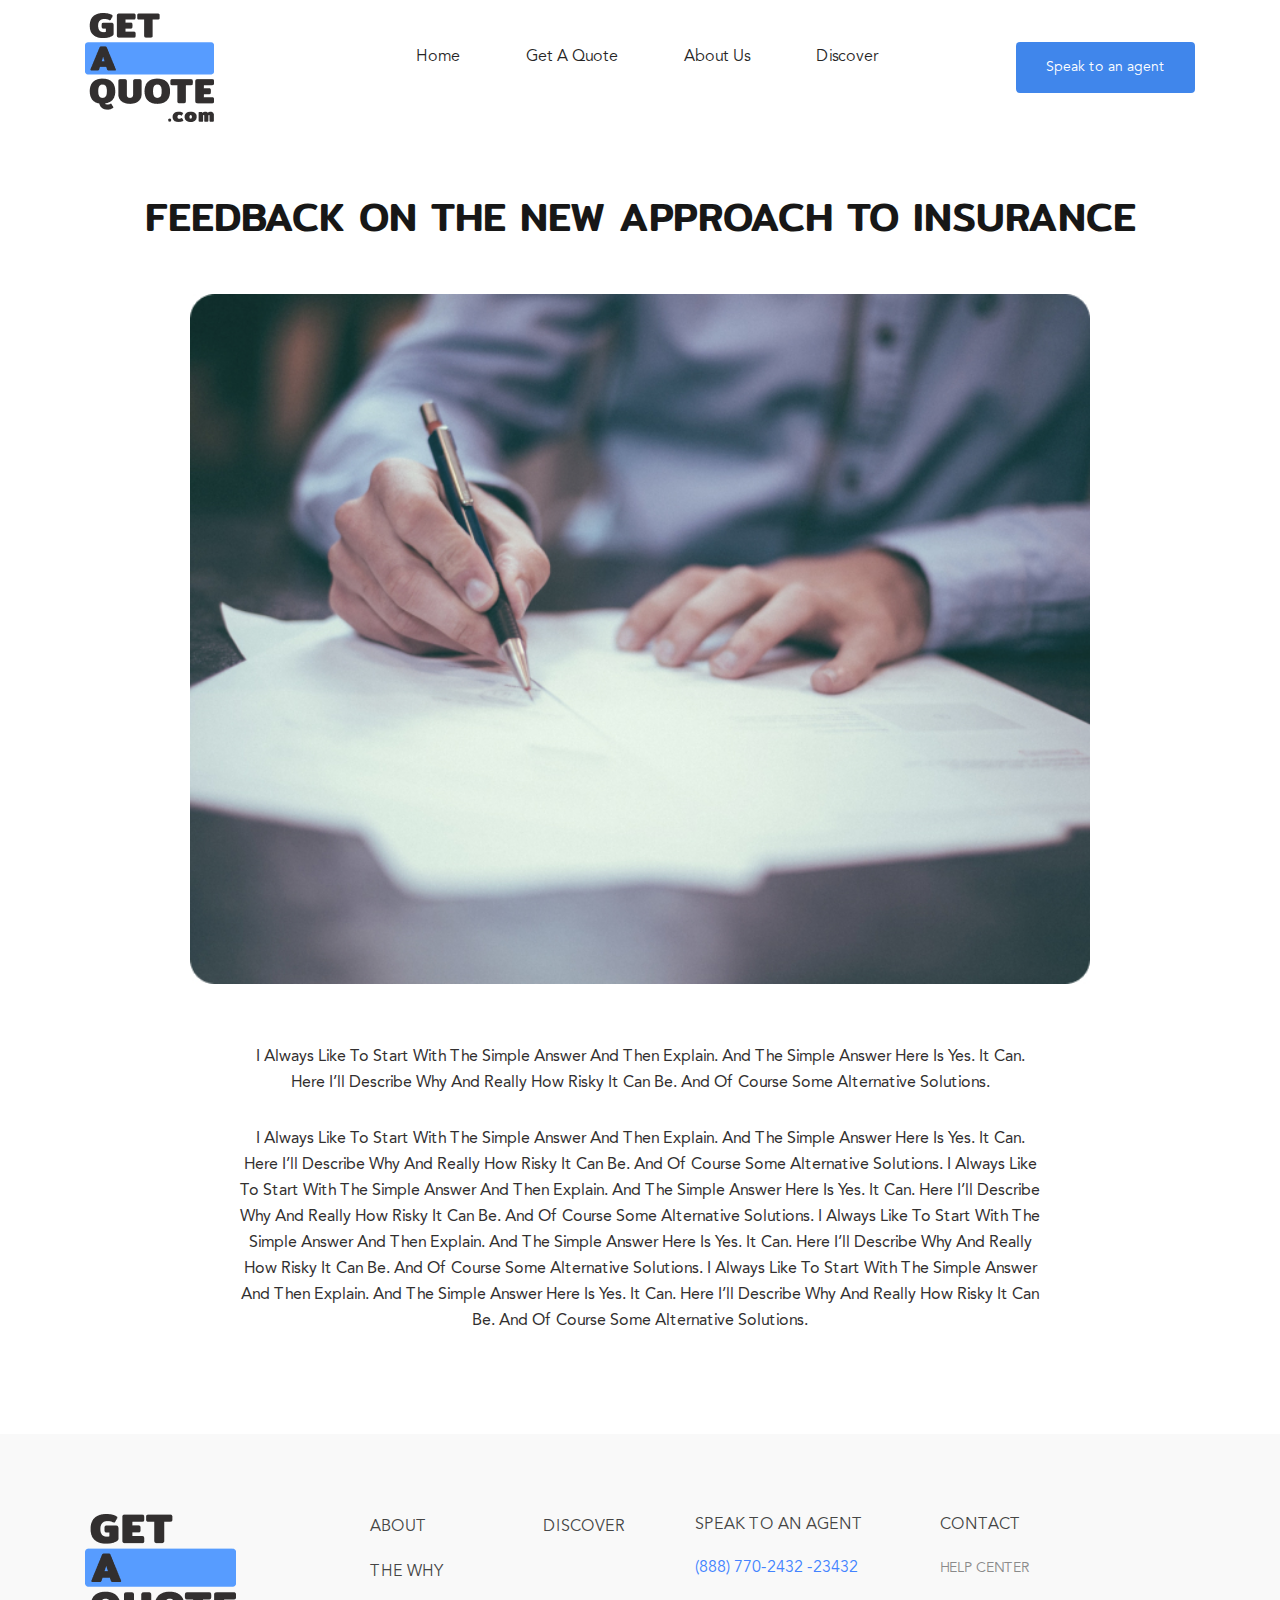
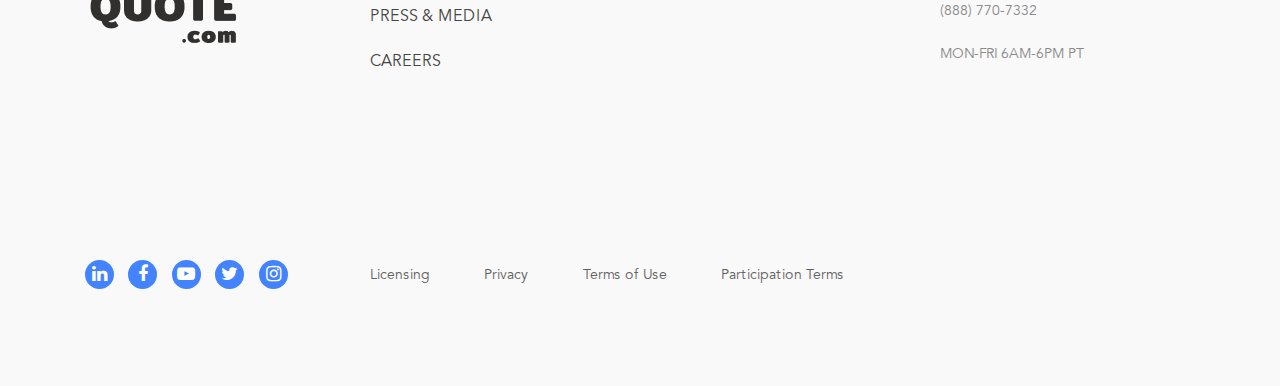
<file: discover_inner.html>
<!DOCTYPE html>
<html lang="en">
<head>
    <meta charset="UTF-8">
    <meta name="viewport" content="width=device-width, initial-scale=1.0, minimum-scale=1.0, maximum-scale=6.0">
    <meta http-equiv="X-UA-Compatible" content="ie=edge">
    <title>GET A QUOTE</title>
    
    
    
    <link href="https://stackpath.bootstrapcdn.com/font-awesome/4.7.0/css/font-awesome.min.css" rel="stylesheet" integrity="sha384-wvfXpqpZZVQGK6TAh5PVlGOfQNHSoD2xbE+QkPxCAFlNEevoEH3Sl0sibVcOQVnN" crossorigin="anonymous">
    
    <link rel="preconnect" href="https://fonts.gstatic.com">
<link href="https://fonts.googleapis.com/css2?family=Mitr:wght@400;500;600&display=swap" rel="stylesheet">
<link rel="preconnect" href="https://fonts.gstatic.com">
<link href="https://fonts.googleapis.com/css2?family=Poppins&display=swap" rel="stylesheet">
    
    <link rel="stylesheet" href="css/bootstrap.min.css">
    
    
    
    
    <link rel="stylesheet" href="css/slick.css">
    <link rel="stylesheet" href="css/style.css">
    <link rel="stylesheet" href="css/responsive.css">
        
        
</head>
<body>
    <!-- index part start -->
    
    <!--====================================================
                navbar part start
        ====================================================-->


        <nav class="navbar navbar-expand-lg menu ">
          <div class="container">

            <a class="navbar-brand" href="index.html"><img class="logo" src="images/Logo.png" alt="Logo"></a>
            <button class="navbar-toggler out" type="button" data-toggle="collapse" data-target="#navbarSupportedContent" aria-controls="navbarSupportedContent" aria-expanded="false" aria-label="Toggle navigation">
              <span class="navbar-toggler-icon">
                <i  class="fa fa-bars  bar" aria-hidden="true"></i>
              </span>
            </button>
          
            <div class="collapse navbar-collapse" id="navbarSupportedContent">
              <ul class="navbar-nav ml-auto">
                <li class="nav-item active">
                  <a class="nav-link" href="#">Home <span class="sr-only">(current)</span></a>
                </li>
                <li class="nav-item">
                  <a class="nav-link" href="quize.html">Get A Quote</a>
                </li>
                <li class="nav-item">
                    <a class="nav-link" href="about.html">   About Us</a>
                  </li>
                <li class="nav-item">
                    <a class="nav-link" href="#">Discover</a>
                  </li>

                  <a class="nav_bar-btn" href="#">Speak to an agent</a>

                 
           
              </ul>
            
            </div>
          </div>
          </nav>





            <!--====================================================
                navbar part end
        ====================================================-->



<!-- index part end -->
<!-- discover inner part start -->

    <!--====================================================
                blog-inner part start
        ====================================================-->

<section id="blog-inner">
    <div class="container">
     


        <div class="main">
            <h5>
                feedback on the new approach to insurance</h5>
            <div class="photo">
                
                <img src="images/discover img 1.jpg" alt="discover img">
            </div>
  
           
              <p class="pra1">I always like to start with the simple answer and then explain. And the simple answer here is yes. It can. Here I’ll describe why and really how risky it can be. And of course some alternative solutions.</p>


              <p class="pra2">I always like to start with the simple answer and then explain. And the simple answer here is yes. It can. Here I’ll describe why and really how risky it can be. And of course some alternative solutions.
                I always like to start with the simple answer and then explain. And the simple answer here is yes. It can. Here I’ll describe why and really how risky it can be. And of course some alternative solutions.
                I always like to start with the simple answer and then explain. And the simple answer here is yes. It can. Here I’ll describe why and really how risky it can be. And of course some alternative solutions.
                I always like to start with the simple answer and then explain. And the simple answer here is yes. It can. Here I’ll describe why and really how risky it can be. And of course some alternative solutions.
              </p>
  
             
          </div>  

 

    </div>
</section>












  <!--====================================================
                blog inner part end
        ====================================================-->

<!-- discover inner part end -->

                  <!--====================================================
                          footer part start
        ====================================================-->


<section id="footer-part" class="footer-two">
    <div class="container">
        <div class="row">
            <div class="col-lg-3">
                <div class="one">
                    <img src="images/Logo2.png" alt="Logo">

             
                </div>
            </div>
            <div class="col-lg-3">
              <div class="main-two">
                <div class="two">
                    <ul>

                        <li> <a href="#">    About   </a></li>
                        <li> <a href="#">  The Why     </a></li>
                        <li> <a href="#">    Press & media   </a></li>
                        <li> <a href="#">   Careers    </a></li>
                        






                    </ul>
                </div>
                <div class="three">
                    <ul>
                        <li>
                            <a href="#">Discover</a>
                        </li>
                    </ul>
                </div>
              </div>
            </div>
           
            <div class="col-lg-3">
                <div class="four">
                    <ul>
                        <li>Speak to an agent</li>
                        <li><a href="tel: (888) 770-2432 -23432">
                            (888) 770-2432 -23432
                            </a></li>
                    </ul>
                </div>
            </div>
            <div class="col-lg-3">
                <div class="five">
                    <ul>
                        <li>contact</li>
                        <li><a href="#">Help Center</a></li>
                        <li><a href="tel:(888) 770-7332">(888) 770-7332</a></li>
                        <li><a href="#">Mon-Fri 6am-6pm PT</a></li>


                        


                    </ul>
                </div>
            </div>
        </div>
        <div class="row">
            
            <div class="col-lg-3">
                <div class="social">
                    <ul>
                   


                        <li><a href href="#"><i class="fa fa-linkedin" aria-hidden="true"></i> </a></li>
                        <li><a href="#"><i class="fa fa-facebook" aria-hidden="true"></i> </a></li>
                        <li><a href="#"><i class="fa fa-youtube-play" aria-hidden="true"></i> </a></li>
                       <li><a href="#"> <i class="fa fa-twitter" aria-hidden="true"></i> </a></li>
                       <li><a href="#"> <i class="fa fa-instagram" aria-hidden="true"></i> </a></li>
                   </ul>
                </div>
            </div>
            <div class="col-lg-9">
                <div class="terms">

                    <ul>
                        <li><a href="#">   Licensing </a></li>
                        <li><a href="#">  Privacy </a></li>
                        <li><a href="#"> Terms of Use  </a></li>
                        <li><a href="#">  Participation Terms</a></li>
                     
                                          
                    </ul>
                </div>
            </div>
        </div>
    </div>
</section>


                  <!--====================================================
                          footer part end
        ====================================================-->
    
    
    
    
    
    
    
    
    
    
    
    
    
    
    
    
    
    
    
    
    
    <script src="js/jquery-1.12.4.min.js"></script>
    <script src="js/popper.min.js"></script>
    <script src="js/bootstrap.min.js"></script>
    <script src="js/mixitup.min.js"></script>
    <script src="js/slick.min.js"></script>
    
    
    <script src="js/script.js"></script>
</body>
</html>
</file>
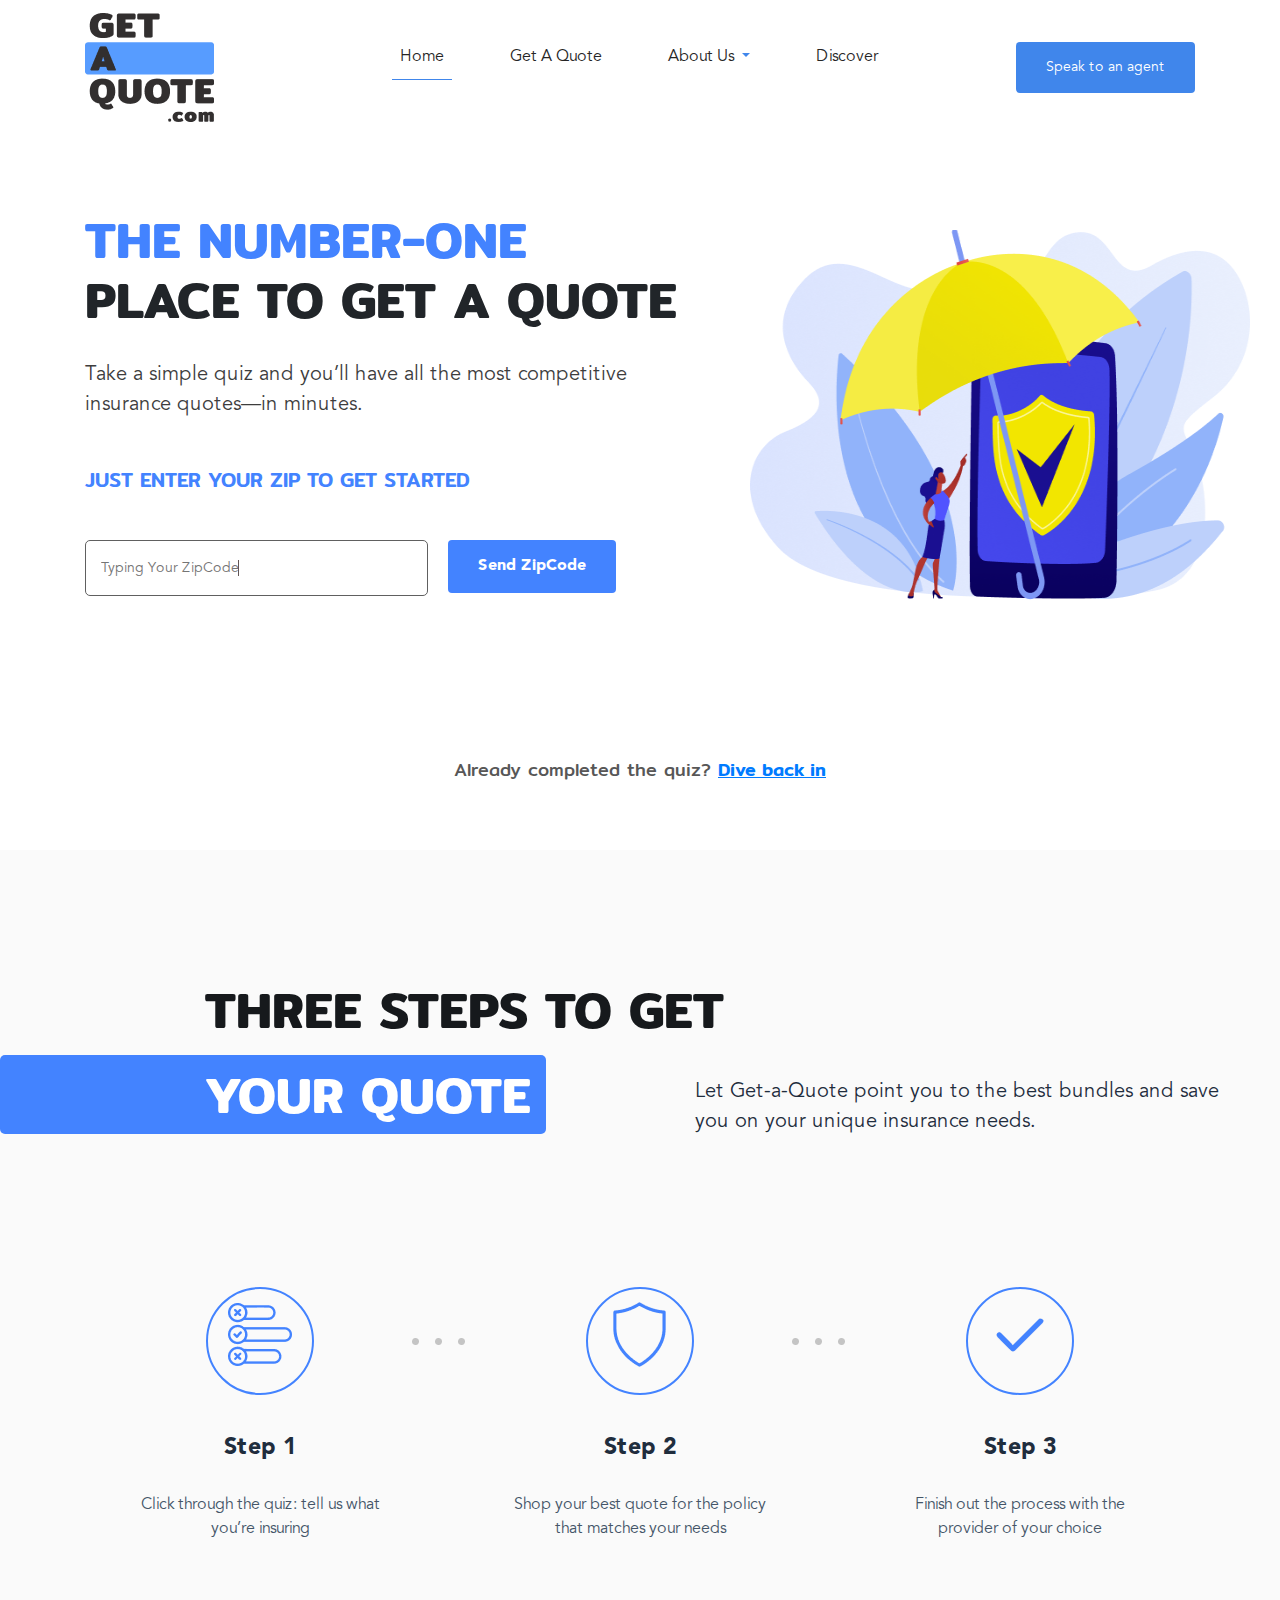
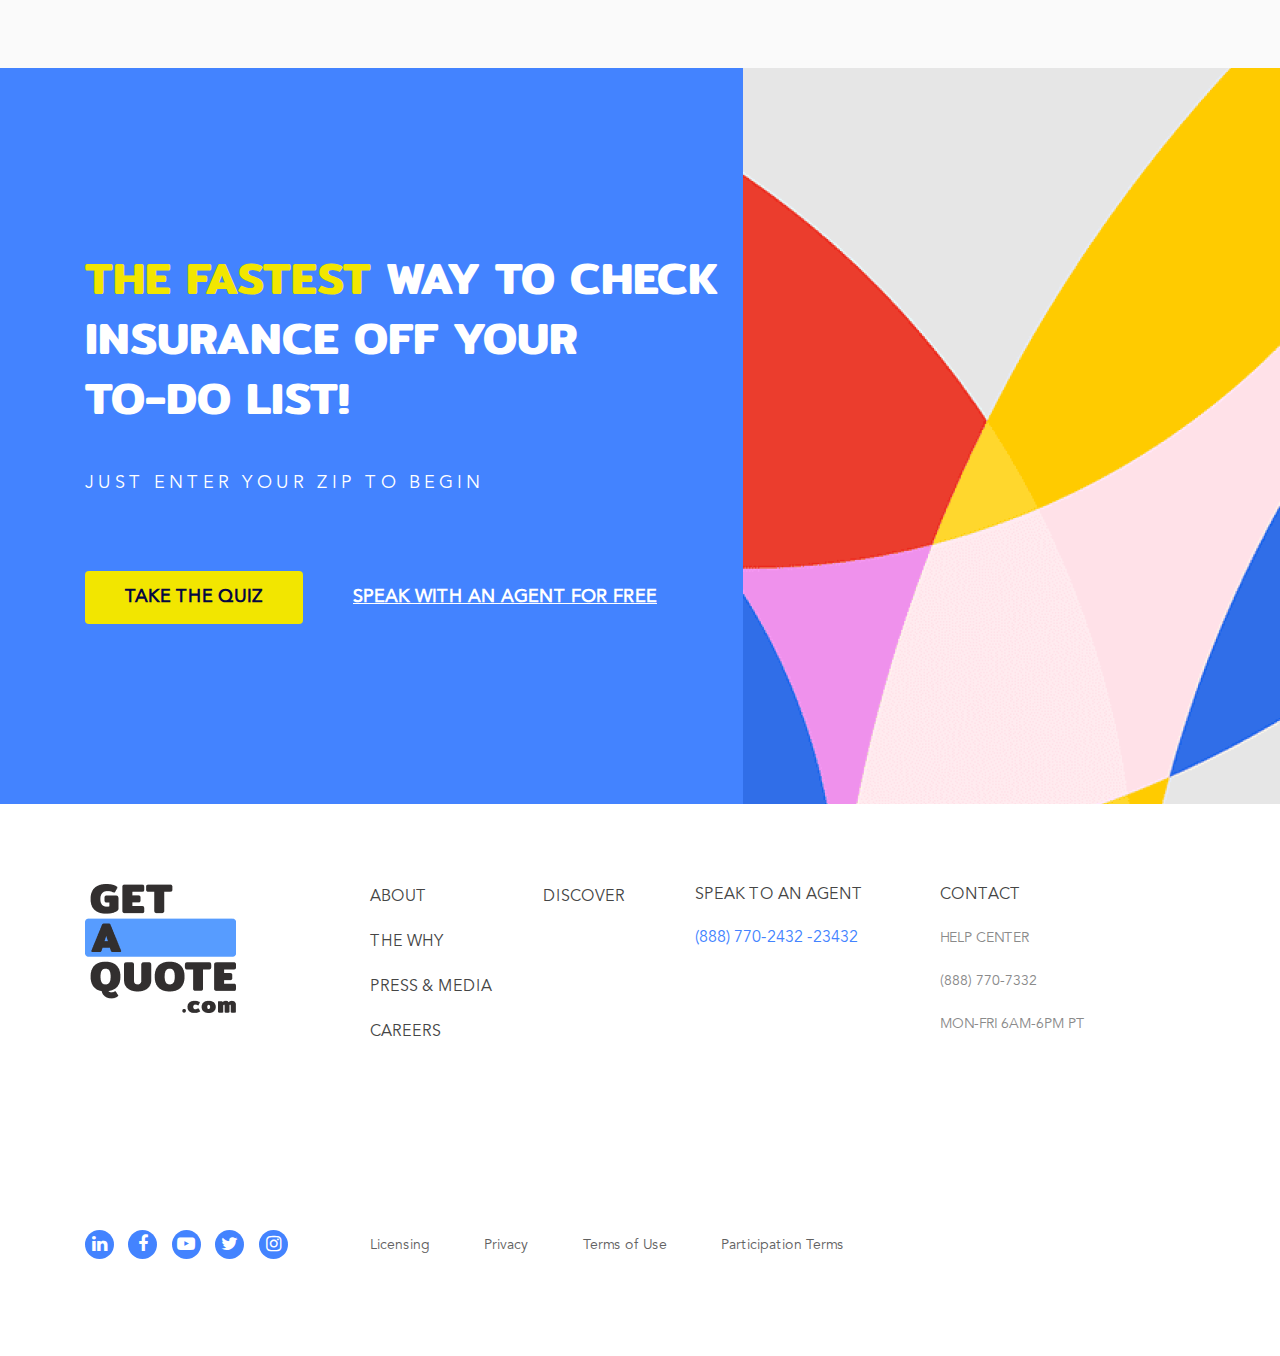
<file: index2.html>
<!DOCTYPE html>
<html lang="en">
<head>
    <meta charset="UTF-8">
    <meta name="viewport" content="width=device-width, initial-scale=1.0, minimum-scale=1.0, maximum-scale=6.0">
    <meta http-equiv="X-UA-Compatible" content="ie=edge">
    <title>GET A QUOTE</title>
    
    
    
    <link href="https://stackpath.bootstrapcdn.com/font-awesome/4.7.0/css/font-awesome.min.css" rel="stylesheet" integrity="sha384-wvfXpqpZZVQGK6TAh5PVlGOfQNHSoD2xbE+QkPxCAFlNEevoEH3Sl0sibVcOQVnN" crossorigin="anonymous">
    
    <link rel="preconnect" href="https://fonts.gstatic.com">
<link href="https://fonts.googleapis.com/css2?family=Mitr:wght@400;500;600&display=swap" rel="stylesheet">
    
    <link rel="stylesheet" href="css/bootstrap.min.css">
    
    
    
    
    
    <link rel="stylesheet" href="css/style.css">
    <link rel="stylesheet" href="css/responsive.css">
        
        
</head>
<body>
    
    
    <!--====================================================
                navbar part start
        ====================================================-->


        <nav class="navbar navbar-expand-lg menu ">
          <div class="container">

            <a class="navbar-brand" href="index.html"><img class="logo" src="images/Logo.png" alt="Logo"></a>
            <button class="navbar-toggler out" type="button" data-toggle="collapse" data-target="#navbarSupportedContent" aria-controls="navbarSupportedContent" aria-expanded="false" aria-label="Toggle navigation">
              <span class="navbar-toggler-icon">
                <i  class="fa fa-bars  bar" aria-hidden="true"></i>
              </span>
            </button>
          
            <div class="collapse navbar-collapse" id="navbarSupportedContent">
              <ul class="navbar-nav ml-auto">
                <li class="nav-item active">
                  <a class="nav-link active" href="index.html">Home <span class="sr-only">(current)</span></a>
                </li>
                <li class="nav-item">
                  <a class="nav-link" href="quize.html">Get A Quote</a>
                </li>
                <li class="nav-item dropdown">
                    <a class="nav-link dropdown-toggle" href="#" id="navbarDropdown" role="button" data-toggle="dropdown" aria-haspopup="true" aria-expanded="false">
                      About Us
                    </a>
                    <div class="dropdown-menu" aria-labelledby="navbarDropdown">
                      <a class="dropdown-item" href="about.html">About</a>
                      <a class="dropdown-item" href="#">The Why</a>
                      <a class="dropdown-item" href="#">Press & media</a>
                      <a class="dropdown-item" href="#">Careers</a>
               
          
                    </div>
                    
                  </li>
               
              
                <li class="nav-item">
                    <a class="nav-link" href="discover.html">Discover</a>
                  </li>

                  <a class="nav_bar-btn" href="#">Speak to an agent</a>

                 
           
              </ul>
            
            </div>
          </div>
          </nav>





            <!--====================================================
                navbar part end
        ====================================================-->


            <!--====================================================
                          banner part start
        ====================================================-->


  <section id="banner-part">
      <div class="container">
          <div class="row">
              <div class="col-lg-7">
                  <div class="left-part">
                  <h1> <span> THE NUMBER-ONE </span> <br> PLACE TO GET A QUOTE 
                
                
                </h1>


                <p class="pragraph">
                    Take a simple quiz and you’ll have all the most competitive insurance quotes—in minutes.
                </p>
                <h2>JUST ENTER YOUR ZIP TO GET STARTED</h2>

                <form action="#">
                    <div class="box">
                     <div class="left">
                         <!-- <input type="text" name="zip"  id="zip" placeholder=""> -->

                         <input type="text" id="zipcode" placeholder="Typing Your ZipCode  " />
                     </div>
                     <div class="right">
                        
                         
                         <button type="submit" class="banner-btn">Send ZipCode</button>
                     </div>
                    
                    </div>
                 </form>
                  </div>
                

              </div>
              <div class="col-lg-5">
                  <div class="right-part">
                      <img src="images/banner-img.png" alt="banner-img">
                  </div>
              </div>
          </div>
          <p class="banner-bottom">Already completed the quiz? <span>  <a href="#"> Dive back in</a></span> </p>
      </div>
  </section>


                    <!--====================================================
                          banner part end
        ====================================================-->


                    <!--====================================================
                          step part start
        ====================================================-->



<section id="step-part">
   
        <h3 class="head1">THREE STEPS TO GET </h3>
     
        <h4 class="head2">YOUR QUOTE</h4>
    
    
    <div class="container">
        <div class="row">
            <div class="col-lg-6">
                <div class="left">
                   
                </div>
            </div>
            <div class="col-lg-6">
                <div class="right">
                    <p>
                        Let Get-a-Quote point you to the best bundles and save you on your unique insurance needs.
                    </p>
                </div>
            </div>
        </div>
        <div class="row">
            <div class="col-lg-4">
                <div class="box">
                   <div class="round">
                    <img src="images/step 01.png" alt="step 01">
                   </div>
                    <h3>Step 1</h3>
                    <p>Click through the quiz: tell us what you’re insuring</p>
                     <img class="dot1" src="images/dots.png" alt="dots">
                </div>
            </div>
            <div class="col-lg-4">
                <div class="box">
                    <div class="round">
                     <img  src="images/step 02.png" alt="step 01">
                    </div>
                     <h3>Step 2</h3>
                     <p>Shop your best quote for the policy that matches your needs</p>
                     <img class="dot2" src="images/dots.png" alt="dots">
                 </div>
            </div>
            <div class="col-lg-4">
                <div class="box">
                    <div class="round">
                     <img  src="images/step 03.png" alt="step 01">
                    </div>
                     <h3>Step 3</h3>
                     <p>Finish out the process with the provider of your choice</p>
                 </div>
            </div>
        </div>
       
    </div>
</section>


                   <!--====================================================
                          step part end
        ====================================================-->


        
                   <!--====================================================
                          fastest part start
        ====================================================-->

<section id="fastest-part">
    <div class="main">

        <div class="row">
         
         
        </div>

 
    <div class="container">
      
<div class="texts">
    <h3>
        <span>THE FASTEST</span> WAY TO CHECK <br> INSURANCE OFF YOUR<br>TO-DO LIST!
    </h3>
    <p>JUST ENTER YOUR ZIP TO BEGIN</p>
    <div class="button">
        <div class="one"><a class="fastes-btn" href="#">TAKE THE QUIZ</a></div>
        <div class="two">
            <a class="fastest-link" href="#">SPEAK WITH AN AGENT FOR FREE</a>
        </div>

        </div>

        <img src="images/animation img.png" alt="animation img">
 
</div>

    
        
       
    </div>
   
</div>

</section>



                  <!--====================================================
                          fastest part end
        ====================================================-->

                  <!--====================================================
                          footer part start
        ====================================================-->


<section id="footer-part">
    <div class="container">
        <div class="row">
            <div class="col-lg-3">
                <div class="one">
                    <img src="images/Logo2.png" alt="Logo">

             
                </div>
            </div>
            <div class="col-lg-3">
              <div class="main-two">
                <div class="two">
                    <ul>

                        <li> <a href="#">    About   </a></li>
                        <li> <a href="#">  The Why     </a></li>
                        <li> <a href="#">    Press & media   </a></li>
                        <li> <a href="#">   Careers    </a></li>
                        






                    </ul>
                </div>
                <div class="three">
                    <ul>
                        <li>
                            <a href="#">Discover</a>
                        </li>
                    </ul>
                </div>
              </div>
            </div>
           
            <div class="col-lg-3">
                <div class="four">
                    <ul>
                        <li>Speak to an agent</li>
                        <li><a href="tel: (888) 770-2432 -23432">
                            (888) 770-2432 -23432
                            </a></li>
                    </ul>
                </div>
            </div>
            <div class="col-lg-3">
                <div class="five">
                    <ul>
                        <li>contact</li>
                        <li><a href="#">Help Center</a></li>
                        <li><a href="tel:(888) 770-7332">(888) 770-7332</a></li>
                        <li><a href="#">Mon-Fri 6am-6pm PT</a></li>


                        


                    </ul>
                </div>
            </div>
        </div>
        <div class="row">
            
            <div class="col-lg-3">
                <div class="social">
                    <ul>
                   


                        <li><a href href="#"><i class="fa fa-linkedin" aria-hidden="true"></i> </a></li>
                        <li><a href="#"><i class="fa fa-facebook" aria-hidden="true"></i> </a></li>
                        <li><a href="#"><i class="fa fa-youtube-play" aria-hidden="true"></i> </a></li>
                       <li><a href="#"> <i class="fa fa-twitter" aria-hidden="true"></i> </a></li>
                       <li><a href="#"> <i class="fa fa-instagram" aria-hidden="true"></i> </a></li>
                   </ul>
                </div>
            </div>
            <div class="col-lg-9">
                <div class="terms">

                    <ul>
                        <li><a href="#">   Licensing </a></li>
                        <li><a href="#">  Privacy </a></li>
                        <li><a href="#"> Terms of Use  </a></li>
                        <li><a href="#">  Participation Terms</a></li>
                     
                                          
                    </ul>
                </div>
            </div>
        </div>
    </div>
</section>










        
                  <!--====================================================
                          footer part end
        ====================================================-->
    
    
    
    
    
    
    
    
    
    
    
    
    
    
    
    
    
    
    
    
    
    <script src="js/jquery-1.12.4.min.js"></script>
    <script src="js/popper.min.js"></script>
    <script src="js/bootstrap.min.js"></script>
    
    
    <script src="js/script.js"></script>
</body>
</html>
</file>
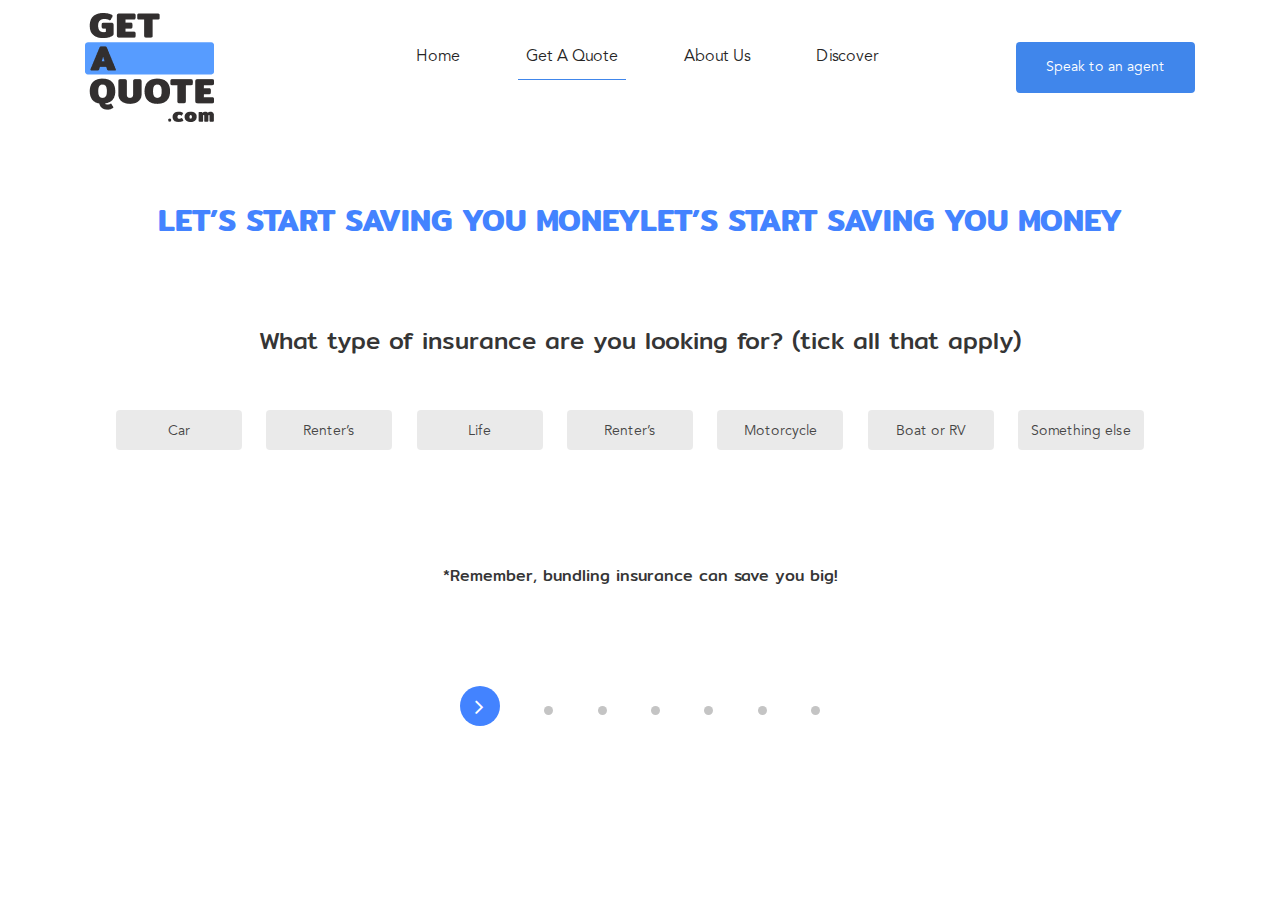
<file: quize.html>
<!DOCTYPE html>
<html lang="en">
<head>
    <meta charset="UTF-8">
    <meta name="viewport" content="width=device-width, initial-scale=1.0, minimum-scale=1.0, maximum-scale=6.0">
    <meta http-equiv="X-UA-Compatible" content="ie=edge">
    <title>GET A QUOTE</title>
    
    
    
    <link href="https://stackpath.bootstrapcdn.com/font-awesome/4.7.0/css/font-awesome.min.css" rel="stylesheet" integrity="sha384-wvfXpqpZZVQGK6TAh5PVlGOfQNHSoD2xbE+QkPxCAFlNEevoEH3Sl0sibVcOQVnN" crossorigin="anonymous">
    
    <link rel="preconnect" href="https://fonts.gstatic.com">
    <link href="https://fonts.googleapis.com/css2?family=Mitr:wght@300;400;500;600&display=swap" rel="stylesheet">
    
    <link rel="stylesheet" href="css/bootstrap.min.css">
    
    
    
    
    
    <link rel="stylesheet" href="css/style.css">
    <link rel="stylesheet" href="css/responsive.css">
        
        
</head>
<body>
    
    
    <!--====================================================
                navbar part start
        ====================================================-->


        <nav class="navbar navbar-expand-lg menu ">
          <div class="container">

            <a class="navbar-brand" href="index.html"><img class="logo" src="images/Logo.png" alt="Logo"></a>
            <button class="navbar-toggler out" type="button" data-toggle="collapse" data-target="#navbarSupportedContent" aria-controls="navbarSupportedContent" aria-expanded="false" aria-label="Toggle navigation">
              <span class="navbar-toggler-icon">
                <i  class="fa fa-bars  bar" aria-hidden="true"></i>
              </span>
            </button>
          
            <div class="collapse navbar-collapse" id="navbarSupportedContent">
              <ul class="navbar-nav ml-auto">
                <li class="nav-item ">
                  <a class="nav-link " href="index.html">Home <span class="sr-only">(current)</span></a>
                </li>
                <li class="nav-item">
                  <a class="nav-link active" href="quize.html">Get A Quote</a>
                </li>
             
                <li class="nav-item">
                    <a class="nav-link" href="about.html">   About Us</a>
                  </li>
                <li class="nav-item">
                    <a class="nav-link" href="discover.html">Discover</a>
                  </li>

                  <a class="nav_bar-btn" href="#">Speak to an agent</a>

                 
           
              </ul>
            
            </div>
          </div>
          </nav>





            <!--====================================================
                navbar part end
        ====================================================-->


                 <!--====================================================
                           quize  part start
        ====================================================-->


        <section id="quize-part">
            <div class="container">
                <h1>LET’S START SAVING YOU MONEYLET’S START SAVING YOU MONEY</h1>
                <p>What type of insurance are you looking for? (tick all that apply)</p>

        <div class="option">
            <ul>
                <li>Car</li>
                <li>Renter’s</li>
                <li>Life</li>
                <li>Renter’s</li>
                <li>Motorcycle</li>
                <li>Boat or RV 
                </li>
                <li>Something else</li>
            </ul>
        </div>

        <span>*Remember, bundling insurance can save you big!</span>

        <div class="nexdot">
            <ul>


                <li><i class="fa fa-angle-right" aria-hidden="true"></i></li>
                <li class="dot"></li>
                <li class="dot"></li>
                <li class="dot"></li>
                <li class="dot"></li>
                <li class="dot"></li>
                <li class="dot"></li>
            </ul>
        </div>
            </div>
        </section>























          <!--====================================================
                           quize  part end
        ====================================================-->









    
    
    
    
    
    
    
    
    
    
    
    
    
    
    
    
    
    
    
    
    
    <script src="js/jquery-1.12.4.min.js"></script>
    <script src="js/popper.min.js"></script>
    <script src="js/bootstrap.min.js"></script>
    
    
    <script src="js/script.js"></script>
</body>
</html>
</file>
<file: css/style.css>
/*==================================================
                common css start
  ==================================================*/


* {
    margin: 0;
    padding: 0;
}

ul,
ol {
    list-style: none;
}

a,
a:hover,
a:focus {
    text-decoration: none;
}

h1,
h2,
h3,
h4,
h5,
h6,
p {
    margin: 0;
    padding: 0;
}



@font-face{
    font-family: 'avenir';
    src: url(../fonts/AvenirLTStd-Book.ttf);
    font-weight: 400;
    
}

@font-face{
    font-family: 'avenir2';
    src: url(../fonts/AvenirLTStd-Black.ttf);
    font-weight: 800;
    
}
@font-face{
    font-family: 'avenir3';
    src: url(../fonts/AvenirLTStd-Roman.ttf);
    font-weight: 400;
    
}



 

/*==================================================
                common css end
  ==================================================*/


/* index  start */

  /*==================================================
                navbar  css start
  ==================================================*/
  nav{
      
      padding-top: 20px;
      position: absolute !important;
      width: 100%;
      transition: .4s;
  }
  nav ul li a{
      display: inline-block;
      font-family: avenir;
      font-size: 16px;
      color: #262525;
      font-weight: 400;
      line-height: 30px;
      position: relative;
      margin-right: 50px;
      transition: .4s;
      margin-top: -8px;
     
  }

  
  nav ul li a::before{
      width: 100% !important;
      height: 1px !important;
      background:  #4086EB;;
      position: absolute;
      bottom: 0;
      left: 0;
      content: '';
      opacity: 0;
      transition: .4s;
   
  }
  nav ul li a:hover{
      color: #262525;
  }
  nav ul li a:hover::before{
      opacity: 1;
  }
  nav ul li a.active::before{
    opacity: 1;
}
  nav .nav_bar-btn{
    font-family: avenir;
    font-size: 14px;
    color: #ffffff;
    font-weight: 400;
    background: #4086EB;
    padding: 15px 30px;
    border-radius: 4px;
    margin-left: 80px;
  }


  
 
  nav .dropdown-menu {
      background: #4383FF;
      border-radius: 0 !important;
      width: 160px;
  }


  nav .dropdown-menu .dropdown-item{
    font-family: avenir;
    font-size: 13px;
    color: #ffffff;
    font-weight: 400;
    border: 0 !important;
    background: none;
    margin-bottom: 5px;
    

  }

  nav .dropdown-toggle::after{
      color: #4086EB;;
  }


  .sticky{
    position: fixed !important;
    top: 0 !important;
    width: 100%;
    background: #ffffff;
    z-index: 9999;
    -webkit-box-shadow: 0px 0px 5px 0px rgba(0,0,0,0.2);
    -moz-box-shadow: 0px 0px 5px 0px rgba(0,0,0,0.2);
    box-shadow: 0px 0px 5px 0px rgba(0,0,0,0.2);
}
    /*==================================================
                navbar  css end
  ==================================================*/





      /*==================================================
                banner  css start
  ==================================================*/

#banner-part{

padding-top: 230px;
padding-bottom: 50px;

}
#banner-part .left-part h1 {
    font-family: 'Mitr', sans-serif;
    font-weight: 600;
    font-size: 50px;
    line-height: 60px;
    text-transform: uppercase;
    margin-top: -20px;
}
#banner-part .left-part h1 span{
    display: inline-block;
    color: #4383FF;
}
#banner-part .left-part p{
    font-family: avenir;
    font-size: 20px;
    line-height: 30px;
    color: #3D3D3D;
    font-weight: 400;
    margin-top: 30px;
    width: 565px;

}
#banner-part .left-part h2{
    font-family: 'Mitr', sans-serif;
    font-weight: 500;
    font-size: 20px;
    line-height: 60px;
    color: #4383FF;
    text-transform: uppercase;
    margin-top: 30px;
    margin-bottom: 30px;

}


#banner-part .left-part .box{
    display: flex;
}
#banner-part .left-part .box .left{
    position: relative;
}
#banner-part .left-part .box .left  input{
            text-align: left;
    font-family: avenir;
    font-size: 14px;
    line-height: 24px;
    color: #787878;;
    font-weight: 400;
    border: 0.5px solid #606060;
box-sizing: border-box;
border-radius: 5px;
padding: 15px;
width: 343px;

}

#banner-part .left-part .box .left:after{
    width: 1px;
    height: 16px;
    background: #625555;
    content: '';
    position: absolute;
    top: 35%;
    right: 55%;
}

#banner-part .left-part .box .right .banner-btn{
    display: inline-block;
    font-family: avenir2;
    font-size: 16px;
    line-height: 23px;
    color: #FFFFFF;;;
    font-weight: 800;
    background: #4383FF;
    border-radius: 4px;
    padding: 15px 30px;
    margin-left: 20px;
    border: 0 !important;
    cursor: pointer;

}




#banner-part .right-part {
    width: 500px;
    height: 370px;
}
#banner-part .right-part img{
   width: 100%;
   height: 100%;

}

#banner-part .banner-bottom{
    font-family: 'Mitr', sans-serif;
    font-weight: 400;
    font-size: 18px;
    line-height: 60px;
    color: #575757;
    text-align: center;
    margin-top: 140px;
}

#banner-part .banner-bottom span{
    display: inline-block;
    font-family: 'Mitr', sans-serif;
    font-weight: 500;
    font-size: 18px;
    line-height: 60px;
    color: #4383FF;
}
#banner-part .banner-bottom  a{
    text-decoration: underline;
}
#banner-part .banner-bottom  a:hover{
    color: #4383FF;

}

        /*==================================================
                banner  css end
  ==================================================*/





   /*==================================================
                step   css start
  ==================================================*/

#step-part{
    /* background: #E5E5E5; */
   background:  #FAFAFA;
    padding-top: 127px;
    padding-bottom: 127px;
}



#step-part .head1{
    font-family: 'Mitr', sans-serif;
    font-weight: 600;
    font-size: 50px;
    line-height: 65px;
    text-transform: uppercase;
    color: #16191C;
    padding-left: 205px;
    margin-bottom: 20px;
    
}

#step-part .head2 {
    font-family: 'Mitr', sans-serif;
    font-weight: 600;
    font-size: 50px;
    line-height: 65px;
    text-transform: uppercase;
    color: #ffffff;
    background: #4383FF;
    padding-left: 205px;
    display: inline;
    border-radius: 5px;
    padding-right: 15px;
    
}
#step-part .right p{

    font-family: avenir;
    font-size: 20px;
    line-height: 30px;
    color: #1F2D3D;
    font-weight: 400;
    width: 525px;
    margin-top: -50px;
    margin-left: 40px;

}
#step-part .box{


    text-align: center;
    margin-top: 150px;
    position: relative;
}
#step-part .box .round{
    width: 108px;
    height: 108px;
    border: 2px solid #4383FF;
    padding: 5px;
    border-radius: 50% ;
    text-align: center;
    line-height: 5;
    margin: auto;
}

#step-part .box h3{
    font-family: avenir2;
    font-size: 23px;
    line-height: 28px;
    color: #1F2D3D;
    font-weight: 800;
    margin-top: 40px;
    margin-bottom: 30px;
}


#step-part .box p{
    font-family: avenir;
    font-size: 16px;
    line-height: 24px;
    color:#445568;
    font-weight: 400;
    width: 254px;
    margin: auto;
}
#step-part .box .dot1{
    position: absolute;
    top: 20%;
    right: -30px;
}
#step-part .box .dot2{
    position: absolute;
    top: 20%;
    right: -30px;
}




     /*==================================================
                step   css end
  ==================================================*/



       /*==================================================
                fastest   css start
  ==================================================*/

#fastest-part{
background: #4383FF;


}
#fastest-part .main{
    background: url(../images/animation\ img.png) no-repeat
    right;
  
    padding: 180px 0;
}

#fastest-part  h3{
    font-family: 'Mitr', sans-serif;
    font-weight: 600;
    font-size: 45px;
    line-height: 60px;
    color: #ffffff;
    text-transform: uppercase;
}
#fastest-part  span{
    color: #F2E600;
}

#fastest-part p{

    font-family: avenir;
    font-size: 18px;
    line-height: 30px;
    color:#FFFFFF;
    font-weight: 400;
    letter-spacing: 4px;
    margin-top: 40px;
    margin-bottom: 73px;

    



}
#fastest-part .fastes-btn{
   display: inline-block;
    font-family: avenir3;
    font-size: 18px;
    line-height: 23px;
    color: #060840;
    font-weight: 800;
    background: #F2E600;
    border-radius: 4px;
    padding: 15px 40px;


}
#fastest-part .button{
    display: flex;
}
#fastest-part .fastest-link{
    display: inline-block;
     font-family: avenir3;
     font-size: 18px;
     line-height: 23px;
     color: #ffffff;
     font-weight: 800;
     text-decoration: underline;
     margin-top: 15px;
     margin-left: 50px;
 
   
  
 
 
 }
 #fastest-part img{
      display: none;
 }
         /*==================================================
                fastest   css end
  ==================================================*/




           /*==================================================
                footer   css start
  ==================================================*/



#footer-part{
padding: 80px 0;
}


#footer-part .main-two{
    display: flex;
    justify-content: space-between;
}
#footer-part .two{
    padding-left:0;
}
#footer-part .two ul li a{
       display: inline-block;
       font-family: avenir;
       font-size: 16px;
       line-height: 23px;
       color: #454545;
       margin-bottom: 20px;
       text-transform: uppercase;

}
#footer-part .three{
    padding-left: 30px;
}
#footer-part .three ul li a{
    display: inline-block;
    font-family: avenir;
    font-size: 16px;
    line-height: 23px;
    color: #454545;
    margin-bottom: 20px;
    text-transform: uppercase;
}
#footer-part .four{
    padding-left: 40px;
}
#footer-part .four ul li {
 
    font-family: avenir;
    font-size: 16px;
    line-height: 23px;
    color: #454545;
    margin-bottom: 20px;
    text-transform: uppercase;
}

#footer-part .four ul li a{
    color: #4383FF;
}

#footer-part .five ul li {
   
    font-family: avenir;
    font-size: 16px;
    line-height: 23px;
    color: #454545;
    margin-bottom: 20px;
    text-transform: uppercase;
}
#footer-part .five ul li a{
    font-size: 14px;
    color: #8A8A8A;
}
#footer-part .social ul li{
    display: inline-block;
    margin-right: 10px;
}
#footer-part .social ul{
    margin-top: 150px;
}
#footer-part .social ul li a i{
    
    width: 29px;
    height: 29px;
    text-align: center;
    font-size: 18px;
    color: #ffffff;
    background: #4383FF;
    border-radius: 50%;
    line-height: 29px;


}
#footer-part .terms ul{
    margin-top: 150px;
}
#footer-part .terms ul li{
    display: inline-block;
    margin-right: 50px;
}
#footer-part .terms ul li a{
    font-family: avenir;
    font-size: 14px;
    line-height: 30px;
    color: #616161;
   
}

             /*==================================================
                footer   css end
  ==================================================*/

/* index  end */

  /* about start */


/* =======================================================
             works part css start
   ======================================================= */

#works-part{
    background: #F9F9F9;
padding-top: 250px;
padding-bottom: 110px;
}
  

#works-part h1{
    font-family: 'Mitr', sans-serif;
    font-weight: 600;
    font-size: 50px;
    line-height: 60px;
    color: #ffffff;
    text-transform: uppercase;
    background: #4383FF;
    padding-left: 205px;
    padding-right: 20px;
    border-top-right-radius: 10px;
    border-bottom-right-radius: 10px;
    display: inline;
}
#works-part .box{
    margin-top: 150px;
    padding-left: 45px;
}
#works-part .box h3{
    font-family: 'Mitr', sans-serif;
    font-weight: 400;
    font-size: 22px;
    line-height: 30px;
    color: #252526;
    margin-top: 40px;
    margin-bottom: 30px;
}

#works-part .box ul li{
    font-family: avenir;
    font-size: 17px;
    line-height: 23px;
    font-weight: 400;
    color: #414141;
    margin-bottom: 20px;
}



/* =======================================================
             works part css end
   ======================================================= */



/* =======================================================
             what part css start
   ======================================================= */
#what-part{
padding-top: 150px;
padding-bottom: 300px;
}
#what-part .title{
    text-align: center;
}
#what-part .title h1{
    font-family: 'Mitr', sans-serif;
    font-weight: 600;
    font-size: 50px;
    line-height: 60px;
    color: #4383FF;
    text-transform: uppercase;
    margin-bottom: 150px;
}
#what-part .photo{
    width: 410px;
    height: 340px;


}


#what-part .photo img{
    width: 100%;
    height: 100%;
}
#what-part .text h4{
    font-family: 'Mitr', sans-serif;
    font-weight: 500;
    font-size: 30px;
    line-height: 60px;
    color: #020202;
    margin-bottom: 36px;
}
#what-part .text ul li{
    font-family: avenir;
    font-size: 20px;
    line-height: 30px;
    font-weight: 400;
    color: #3D3D3D;
    margin-bottom: 20px;
   list-style: none;
}
#what-part .slider ul li{
    display: inline-block;
}
#what-part .slider ul li button{
    font-size: 0;
    width: 9px;
    height: 9px;
    background: #4383FF;
    position: absolute;
    bottom: -50px;
    left: 50%;
    transform: translate(-50%,-50%);
    border-radius: 50%;
    border:0;
    outline: 0;
}
#what-part .next{
    width: 40px;
    height: 40px;
    font-size: 20px;
    background:#4383FF;
    border-radius: 50%;
    text-align: center;
    line-height: 40px;
    color: #ffffff;
    position: absolute;
    bottom: -80px;
    left: 54%;
    transform: translate(-50%,-50%);

}


   /* =======================================================
             what part css end
   ======================================================= */


   /* =======================================================
             world part css start
   ======================================================= */


   #world-part{
      background: #4383FF;
      padding: 113px 0;
   }


 #world-part .title h1{
    font-family: 'Mitr', sans-serif;
    font-weight: 600;
    font-size: 50px;
    line-height: 60px;
    color: #ffffff;
    text-transform: uppercase;
    width: 900px;
    margin-bottom: 80px;
 }


 #world-part .box  .photo{
     width: 330px;
     height: 251px;
     background: #3776F1;
     text-align: center;
     padding-top: 60px;
     border-radius: 10px;
 
     
 }
 #world-part .box  .photo img{
     width: 273;
     height: 133px;
    
 }
 #world-part .box h3{
    font-family: 'Mitr', sans-serif;
    font-weight: 500;
    font-size: 24px;
    line-height: 34px;
    color: #ffffff;
    text-transform: capitalize;
    margin: 30px 0;
 }
 #world-part .box p{
    font-family: avenir;
    font-size: 16px;
    line-height: 26px;
    font-weight: 500;
    color: #F0F0F0;
    text-transform: capitalize;
 }
 #world-part .box .yelp-btn{
   display: inline-block;
    font-family: avenir2;
    font-size: 18px;
    line-height: 26px;
    font-weight: 500;
    color: #F0F0F0;
    text-decoration: underline;
    margin-top: 40px;
 }
 #world-part .button{
     margin-bottom: 100px;
 }
 #world-part .button ul li{
    display: inline-block;
    background: rgba(255, 255, 255, 0.15);
    font-family: avenir;
    font-size: 15px;
    line-height: 23px;
    font-weight: 500;
    color:#FFFFFF;
    text-transform: uppercase;
    border-radius: 4px;
    padding: 15px 40px ;
    margin-right: 20px;
    cursor: pointer;
    transition: .4s;

    
   }
  
 #world-part .mixtab{
     display: flex;
    justify-items: flex-start;
    
     
 }
 #world-part .mixtab .box{
     width: 335px;
     height: auto;
     margin-right: 55px;
     
 }
 #world-part .mixtab .mg-na{
     margin-right: 0;
 }
 #world-part .button .mixitup-control-active{
     background: #F2E600;
     color: #4383FF;
 }


      /* =======================================================
             world part css end
   ======================================================= */


   
      /* =======================================================
             form part css start
   ======================================================= */
#form-part{
  padding-top: 100px;
  background: #F9F9F9;
  padding-bottom: 100px;
}
#form-part h1 {
    font-family: 'Mitr', sans-serif;
    font-weight: 600;
    font-size: 50px;
    line-height: 60px;
    text-transform: uppercase;
    
    padding-left: 205px;
    margin-bottom: 20px;
}
#form-part h2{
   display: inline;
    font-family: 'Mitr', sans-serif;
    font-weight: 600;
    font-size: 50px;
    line-height: 60px;
    text-transform: uppercase;
    color: #ffffff;
    background: #4383FF;
    border-top-right-radius: 10px;
    border-bottom-right-radius: 10px;
    padding-left: 205px;
    padding-right: 20px;
  
}
#form-part p{
    font-family: avenir;
    font-size: 18px;
    line-height: 28px;
    font-weight: 400;
    color:#3D3D3D;
    width: 520px;
    margin-top: 50px;
}


#form-part h3{
    font-family: 'Mitr', sans-serif;
    font-weight: 500;
    font-size: 24px;
    line-height: 60px;
    text-transform: uppercase;
    color: #4383FF;
    margin-top: 50px;
    margin-bottom: 70px;
}

#form-part  .photo {
    width: 535px;
    height: 440px;
    
}
#form-part .left ul li input{
    width: 450px;
    font-family: 'Poppins', sans-serif;
    font-size: 14px;
    line-height: 21px;
    font-weight: 400;
    color: #7E7E7E;
    border: 0.5px solid #797979;
   box-sizing: border-box;
   border-radius: 4px;
   padding: 15px 24px;
   margin-bottom: 40px;
}

#form-part .left .btn{
    font-family: avenir3;
    font-size: 15px;
    line-height: 18px;
    font-weight: 500;
    color:#717171;
    background: #E3E3E3;
border-radius: 4px;
padding: 18px 40px;
margin-right: 20px;
transition: .4s;
}
#form-part .left .btn:hover{
    color: #ffffff;
    background: #4086EB;
}



#form-part  .photo img{
    width: 100%;
    height: 100%;
}

         /* =======================================================
             form part css end
   ======================================================= */


.footer-two{
    background: #F9F9F9;
}


  /* about start */



    /* discover  start */

         /* =======================================================
             blog part css start
   ======================================================= */
   #blog-part{
       padding-top: 200px;
       padding-bottom: 123px;
   }
#blog-part h2{
    font-family: 'Mitr', sans-serif;
    font-weight: 600;
    font-size: 50px;
    line-height: 60px;
    text-transform: uppercase;
    color: #171717;
    margin-bottom: 30px;
}
#blog-part p{
    font-family: avenir;
    font-size: 18px;
    line-height: 30px;
    font-weight: 400;
    color:#161616;
    width: 784px;
    
}
#blog-part ul li{
    display: inline-block;
    font-family: avenir;
    font-size: 14px;
    line-height: 23px;
    font-weight: 400;
    color:#161616;
  
    width: 170px;
    height: 42px;
    background: rgba(114, 114, 114, 0.15);
    text-align: center;
    padding-top: 9px;
    margin-right: 30px;
    border-radius: 4px;
    margin-top: 70px;
    cursor: pointer;
    transition: .4s;
}
#blog-part .mixtab{
    display: flex;
   
}
#blog-part .box2{
 
    margin: 0 22px;

}
#blog-part .box{
    margin-top: 100px;
    width: 360px;
}
#blog-part .box .photo{
    width: 355px;
    height: 272px;
}

#blog-part .box .photo img{
    width: 100%;
    height: 100%;
}

#blog-part .box h5{
    font-family: 'Mitr', sans-serif;
    font-weight: 500;
    font-size: 24px;
    line-height: 34px;
    text-transform: capitalize;
    color: #171717;
    width: 320px;
    margin-bottom: 30px;
    margin-top: 30px;
}

#blog-part .box p{
    font-family: avenir3;
    font-size: 16px;
    line-height: 26px;
    font-weight: 500;
    color:#322F2F;
    text-transform: capitalize;
    width: 350px;
}

#blog-part .box .dis-btn{
    display: inline-block;
    font-family: avenir;
    font-size: 14px;
    line-height: 16px;
    font-weight: 400;
    color:#ffffff;
    text-transform: capitalize;
    padding: 10px 30px;
    background: #4086EB;
    border-radius: 4px;
    margin-top: 50px;

}

#blog-part .mixitup-control-active{
    background: #4383FF;
    color: #ffffff;
}

    /* =======================================================
             blog part css end
   ======================================================= */

    /* discover  end */


    /* discover inner  start */


  /* =======================================================
             blog inner part css start
   ======================================================= */
   #blog-inner{
       text-align: center;
       padding-top: 200px;
       padding-bottom: 100px;
   }

   #blog-inner .main img{
       margin: 60px 0;
   }
   #blog-inner .main h5{
    font-family: 'Mitr', sans-serif;
    font-weight: 500;
    font-size: 40px;
    line-height: 34px;
    text-transform: uppercase;
    color: #171717;
}
#blog-inner .main .photo{
    width: 900px;
    margin: auto;
}

#blog-inner .main .photo img{
    width: 100%;
    height: 100%;
}
#blog-inner .main p{
    font-family: avenir3;
    font-size: 16px;
    line-height: 26px;
    font-weight: 500;
    color:#322F2F;
    text-transform: capitalize;
    width: 800px;
    margin: auto;
}
#blog-inner .main .pra1{
    margin-bottom: 30px;
}




  /* =======================================================
             blog inner part css end
   ======================================================= */

       /* discover inner  end */


         /* quize inner  start */


 /* =======================================================
             quize inner part css start
   ======================================================= */


   #quize-part{
padding-top: 200px;
text-align: center;

   }
#quize-part h1{
    font-family: 'Mitr', sans-serif;
    font-weight: 600;
    font-size: 30px;
    line-height: 40px;
    text-transform: uppercase;
  color:#4383FF ; 
}

#quize-part p{
    font-family: 'Mitr', sans-serif;
    font-weight: 400;
    font-size: 24px;
    line-height: 60px;
  color:#353535 ;
  margin-top: 70px; 

}
#quize-part .option ul li{
    display: inline-block;
    font-family: avenir;
    font-size: 14px;
    line-height: 23px;
    font-weight: 400;
    color:#454545;
    width: 126px;
    height: 40px;
    background: rgba(114, 114, 114, 0.15);
border-radius: 4px;
text-align: center;
padding-top: 10px;
margin-right: 20px;
margin-top: 40px;
transition: .4s;
cursor: pointer;
}

#quize-part .option ul li:hover{
    background: #4383FF;
    color: #FFFFFF;

}
#quize-part span{
    display: inline-block;
    font-family: 'Mitr', sans-serif;
   font-weight: 300px;
    font-size: 16px;
    line-height: 60px;
    color:#353535 ;
    margin-top: 80px;
}

#quize-part .nexdot ul{
    margin-top: 80px;
}
#quize-part .nexdot ul li{
    display: inline-block;
    
}
#quize-part .nexdot ul  .dot{
    background: #C4C4C4;
 width: 9px;
 height: 9px;
 border-radius: 9px;
 margin-left: 40px;

}
#quize-part .nexdot ul li i{
   font-size: 24px;
    width:40px ;
    height:40px ;
    background: #4383FF;
    border-radius: 50%;
    text-align: center;
    line-height: 40px;
    color: #FFFFFF;
}

 /* =======================================================
             quize inner part css end
   ======================================================= */

             /* quize inner  end */
</file>
<file: css/responsive.css>
@media (min-width: 320px) and (max-width: 576px){


    /* =========================================
             home page start
       ========================================= */

    /* navbar start */
   
nav .logo{
 width: 100px !important; 
}



nav ul{
  background: #e5e5e5;
  padding-bottom: 10px;

  
  text-align: center;
 
}
.navbar-nav .dropdown-menu{
    width: 100%;
    position: none;
    text-align: center;
}
nav ul li a{
    margin: 0;
}

nav .nav_bar-btn{
   margin: auto;
}

nav ul li a::before{
    display: none;
}
.collapse.show{
    z-index: 99999;
}
nav .out{
    outline: 0;
    
}
  /* navbar start */

    /* banner start */


    #banner-part{
        padding-top: 160px;
        padding-bottom: 30px;
        text-align: center;
       
    }
   
    #banner-part .left-part h1{
    
        font-size: 30px;
      line-height: 35px;
      margin-top: auto
    }

    #banner-part .left-part p{
width: auto;
font-size: 14px;

    }


    #banner-part .left-part h2{
        font-size: 14px;
        margin-top: 15px;
    }
    #banner-part .left-part .box .left::after{
        top: 35%;
        right: 42% ;
    }


    #banner-part .left-part .box{
       flex-direction: column;
    }

    #banner-part .left-part .box .left input{
        width: 260px;
    }
    #banner-part .left-part .box .right .banner-btn{
        margin-top: 30px;
        margin-left: 0;
    }

    #banner-part .right-part {
        width: auto;
        height: auto;
       
        margin: auto;
    }
    #banner-part .right-part img {
        margin-top: 50px;
    }

    #banner-part .banner-bottom {
        margin-top: 50px;
        font-size: 14px;
    }
    #banner-part .banner-bottom span{
        font-size: 13px;
    }
    /* banner end */
    /* step start */

    #step-part{
        padding-top: 50px;
        padding-bottom: 60px;
        text-align: center;
    }
    #step-part .head1{
        padding-left: 20px;
        width: 243px;
        font-size: 30px;
        line-height: 35px;
        width: auto;
    }
    #step-part .head2{
        padding-left: 20px;
        font-size: 30px;
        line-height: 35px;
    }
    #step-part .right p{
        margin-left: 0;
        margin-top: 30px;
        width: auto;
        font-size: 16px;
        line-height: 24px;
    }

    #step-part .box{
        margin-top: 100px;
    }
    #step-part .box .dot1 {
      
        top: 118% !important;
        left: 50%;
        transform: translate(-50%,-50%);
    }
    #step-part .box .dot2 {
      
        top: 120% !important;
        left: 120px;
        left: 50%;
        transform: translate(-50%,-50%);
    }
    /* step end */
    /* fastest start */
    #fastest-part {
        text-align: center;
    }
    #fastest-part .main{
        background: none;
        padding: 30px 0;
        
    }

    #fastest-part img{
       display: block;
        width: 100%;
        margin-top: 30px;
    }
  
    #fastest-part h3{

        font-size: 30px;
        line-height: 35px;
    }
    #fastest-part p{
        margin-top: 40px;
        margin-bottom: 40px;
    }
    #fastest-part .button{
        flex-direction: column;
    }
    #fastest-part .fastes-btn{
        font-size: 16px;
    }
    #fastest-part .fastest-link{
        font-size: 16px;
        margin-left: 0;
        margin-top: 30px;
    }
    /* fastest end */
    /* fotter start */
    #footer-part {
        padding: 50px 0;
        text-align: center;
    }
    #footer-part .one{
      
        text-align: center;
    }
    #footer-part .main-two{
        flex-direction: column;
    }
    #footer-part .two {
        padding-left: 0px;
        margin-top: 50px;
    }
    #footer-part .three {
        padding-left: 0px;
        margin-top: -20px;
    }
    #footer-part .four{
        padding-left: 0;
    }
    #footer-part .five{
        margin-top: 20px;
    }
    #footer-part .social ul{
        margin-top: 40px;
        text-align: center;
    }
    #footer-part .terms ul {
        margin-top: 30px;
        text-align: center;
    }
    #footer-part .terms ul li {
        display: inline-block;
        margin-right: 20px;
    }
    /* fotter end */
   

  /* =========================================
             home page end
       ========================================= */




         /* =========================================
                 about page start
           ========================================= */


/* works part start */

#works-part{
    padding-top: 160px;
    padding-bottom: 60px;
    
   
}
#works-part h1{
    padding-left: 50px !important;
    font-size: 30px;
 
}

#works-part .box{
    text-align: center;
    padding-left: 0;
    margin-top: 70px;
}


/* works part end */
/* what part start */
#what-part{
    padding-top: 60px;
    padding-bottom: 120px;
}
#what-part .title h1{
    font-size: 30px;
    margin-bottom: 70px;
}
#what-part .photo{
    width: auto;
    height: auto;
}
#what-part .text{
    text-align: center;
}
#what-part .text h4{
    line-height: 45px;
    margin-top: 30px;
}
#what-part .text h4{
 font-size: 28px;
}
#what-part .text ul li{
    font-size: 18px;
}
#what-part .slider ul li button{
    left: 45%;
}
#what-part .next{
    left:60%    ;
}
/* what part end */
/* world part start */
#world-part{
    text-align: center;
    padding-top: 80px;
    padding-bottom: 20px;
}
#world-part .title h1{

    font-size: 30px;
    line-height: 50px;
    width: auto;
}
#world-part .button{

    margin-bottom: 80px;
}
#world-part .button ul li{
    padding: 15px 30px;
    margin-right: 10px;
}
#world-part .button ul .no{
   margin-right: 0;
}
#world-part .mixtab{
    flex-direction: column;
}
#world-part .mixtab .box{
    width: auto;
    margin-right: 0;
    margin-bottom: 60px;
}

#world-part .box .photo{
    width: auto;
}
/* world part end */
/* form part start */
#form-part{
  
   padding: 50px 0;
}

#form-part h1{
    font-size: 28px;
    padding-left: 20px;
    margin-bottom: 10px;
}
#form-part h2{
    font-size: 28px;
    padding-left: 20px;
}
#form-part .text{
    text-align: center;
}
#form-part p{
    width: auto;
}
#form-part h3{
    line-height: 45px;
}
#form-part .left{
    text-align: center;
}
#form-part .left ul li input{
    width: auto;
    padding: 15px 10px;
}

#form-part .left .btn{
    margin-bottom: 30px;
    margin-right: 0;
}

#form-part .photo{




    width: auto;
    height: auto;
}
/* form part end */

             /* =========================================
                 about page end
           ========================================= */


            /* =========================================
                 discover page start
           ========================================= */


/* blog part start */
#blog-part{
    text-align: center;
    padding-top: 160px;
    padding-bottom: 100px;
}

#blog-part h2{
    font-size: 30px;
    line-height: 45px;
}
#blog-part p{
    font-size: 17px;
    width: auto;
}
#blog-part ul li{

margin-right: 0;
margin-top: 30px;


}
#blog-part .mixtab{
    flex-direction: column;
}
#blog-part .box{
    width: auto;
    margin-top: 60px;
}
#blog-part .box2{



    margin-left: 0;
    margin-right: 0;
}
#blog-part .box .photo{
    width: auto;
    height: auto;
}
#blog-part .box h5{
    font-size: 20px;
    width: auto;
}
#blog-part .box p{
    width: auto;
}

/* blog part end */


             /* =========================================
                 discover page end
           ========================================= */



           /* =========================================
                 discover inner page sart
           ========================================= */



           /* blog part start */


           #blog-inner .main h5{
               font-size: 30px;
           }
           #blog-inner .main .photo{
               width: auto;
               
           }

           #blog-inner .main p{
               width: auto;
           }

           /* blog part end */

             /* =========================================
                 discover inner page end
           ========================================= */

               /* =========================================
                 quize  page start
           ========================================= */


           #quize-part{
               padding-top: 170px;
           }
           #quize-part h1{
               font-size: 28px;
           }
           #quize-part p{
               font-size: 20px;
               line-height: 35px;
               margin-top: 40px;
           }

           #quize-part span{
               margin-top: 30px;
           }
           #quize-part .nexdot ul{
               margin-top: 40px;
           }
           #quize-part .nexdot ul .dot{
               margin-left: 20px;
           }




           
               /* =========================================
                 quize  page end
           ========================================= */


}







































       

       @media (min-width: 576px) and (max-width: 767px){


        /* =========================================
                 home page start
           ========================================= */
    
        /* navbar start */
    nav .logo{
     width: 100px !important; 
    }
    
    
    
    nav ul{
      background: #e5e5e5;
      padding-bottom: 10px;
    
      
      text-align: center;
     
    }
    .navbar-nav .dropdown-menu{
        width: 100%;
        position: none;
        text-align: center;
    }
    nav ul li a{
        margin: 0;
    }
    
    
    
    nav ul li a::before{
        display: none;
    }
    .collapse.show{
        z-index: 99999;
    }
    nav .out{
        outline: 0;
        
    }
    nav .nav_bar-btn{
        margin: auto;
     }
      /* navbar start */
    
        /* banner start */
    
    
        #banner-part{
            padding-top: 160px;
            padding-bottom: 30px;
            text-align: center;
           
        }
       
        #banner-part .left-part h1{
        
            font-size: 40px;
          line-height: 50px;
          margin-top: auto
        }
    
        #banner-part .left-part p{
    width: auto;
    font-size: 20px;
    
        }
    
    
        #banner-part .left-part h2{
            font-size: 20px;
            margin-top: 15px;
        }
        #banner-part .left-part .box .left::after{
            top: 35%;
            right: 45% ;
        }
    
    
        #banner-part .left-part .box{
           flex-direction: column;
        }
    
        #banner-part .left-part .box .left input{
            width: 280px;
        }
        #banner-part .left-part .box .right .banner-btn{
            margin-top: 30px;
            margin-left: 0;
        }
    
        #banner-part .right-part {
            width: auto;
            height: auto;
           
            margin: auto;
        }
        #banner-part .right-part img {
            margin-top: 50px;
        }
    
        #banner-part .banner-bottom {
            margin-top: 50px;
            font-size: 18px;
        }
        #banner-part .banner-bottom span{
            font-size: 18px;
        }
        /* banner end */
        /* step start */
    
        #step-part{
            padding-top: 50px;
            padding-bottom: 60px;
            text-align: center;
        }
        #step-part .head1{
            padding-left: 20px;
            width: 243px;
            font-size: 40px;
            line-height: 35px;
            width: auto;
        }
        #step-part .head2{
            padding-left: 20px;
            font-size: 40px;
            line-height: 60px;
        }
        #step-part .right p{
            margin-left: 0;
            margin-top: 30px;
            width: auto;
            font-size: 20px;
            line-height: 30px;
        }
    
        #step-part .box{
            margin-top: 100px;
        }
        #step-part .box .dot1 {
          
            top: 118% !important;
            left: 50%;
            transform: translate(-50%,-50%);
        }
        #step-part .box .dot2 {
          
            top: 120% !important;
            left: 120px;
            left: 50%;
            transform: translate(-50%,-50%);
        }
        /* step end */
        /* fastest start */
        #fastest-part {
            text-align: center;
        }
        #fastest-part .main{
            background: none;
            padding: 30px 0;
            
        }
    
        #fastest-part img{
           display: block;
            width: 100%;
            margin-top: 30px;
        }
      
        #fastest-part h3{
    
            font-size: 40px;
            line-height: 50px;
        }
        #fastest-part p{
            margin-top: 40px;
            margin-bottom: 40px;
        }
        #fastest-part .button{
            flex-direction: column;
        }
        #fastest-part .fastes-btn{
            font-size: 18px;
        }
        #fastest-part .fastest-link{
            font-size: 18px;
            margin-left: 0;
            margin-top: 30px;
        }
        /* fastest end */
        /* fotter start */
        #footer-part {
            padding: 50px 0;
            text-align: center;
        }
        #footer-part .one{
          
            text-align: center;
        }
        #footer-part .main-two{
            flex-direction: column;
        }
        #footer-part .two {
            padding-left: 0px;
            margin-top: 50px;
        }
        #footer-part .three {
            padding-left: 0px;
            margin-top: -20px;
        }
        #footer-part .four{
            padding-left: 0;
        }
        #footer-part .five{
            margin-top: 20px;
        }
        #footer-part .social ul{
            margin-top: 40px;
            text-align: center;
        }
        #footer-part .terms ul {
            margin-top: 30px;
            text-align: center;
        }
        #footer-part .terms ul li {
            display: inline-block;
            margin-right: 20px;
        }
        /* fotter end */
           /* =========================================
                 home page end
           ========================================= */

            /* =========================================
                 about page start
           ========================================= */


/* works part start */

#works-part{
    padding-top: 160px;
    padding-bottom: 60px;
    
   
}
#works-part h1{
    padding-left: 100px !important;
    font-size: 30px;
 
}

#works-part .box{
    text-align: center;
    padding-left: 0;
    margin-top: 70px;
}


/* works part end */
/* what part start */
#what-part{
    padding-top: 60px;
    padding-bottom: 120px;
}
#what-part .title h1{
    font-size: 30px;
    margin-bottom: 70px;
}
#what-part .photo{
    width: auto;
    height: auto;
}
#what-part .text{
    text-align: center;
}
#what-part .text h4{
    line-height: 45px;
    margin-top: 30px;
}
#what-part .text h4{
 font-size: 28px;
}
#what-part .text ul li{
    font-size: 18px;
}
#what-part .next{
    left:62%    ;
}
/* what part end */
/* world part start */
#world-part{
    text-align: center;
    padding-top: 80px;
    padding-bottom: 20px;
}
#world-part .title h1{

    font-size: 30px;
    line-height: 50px;
    width: auto;
}
#world-part .button{

    margin-bottom: 80px;
}
#world-part .button ul li{
    padding: 15px 30px;
    margin-right: 10px;
}
#world-part .button ul .no{
   margin-right: 0;
}
#world-part .mixtab{
    flex-direction: column;
}
#world-part .mixtab .box{
    width: auto;
    margin-right: 0;
    margin-bottom: 60px;
}

#world-part .box .photo{
    width: auto;
}
/* world part end */
/* form part start */
#form-part{
 
   padding: 50px 0;
}

#form-part h1{
    font-size: 40px;
    padding-left: 20px ;
    margin-bottom: 10px;
}
#form-part h2{
    font-size: 40px;
    padding-left: 30px;
}

#form-part p{
    width: auto;
}
#form-part h3{
    line-height: 45px;
}
#form-part .text{
    text-align: center;
}
#form-part .left{
    text-align: center;
}

#form-part .left ul li input{
    width: auto;
    padding: 15px 10px;
}

#form-part .left .btn{
    margin-bottom: 30px;
   
}

#form-part .photo{




    width: auto;
    height: auto;
}
/* form part end */

             /* =========================================
                 about page end
           ========================================= */

             /* =========================================
                 discover page start
           ========================================= */


/* blog part start */
#blog-part{
    text-align: center;
    padding-top: 160px;
    padding-bottom: 100px;
}


#blog-part p{
  
    width: auto;
}
#blog-part ul li{

margin-right: 10px;
margin-top: 30px;


}
#blog-part .mixtab{
    flex-direction: column;
}
#blog-part .box{
    width: auto;
    margin-top: 60px;
}
#blog-part .box2{



    margin-left: 0;
    margin-right: 0;
}
#blog-part .box .photo{
    width: auto;
    height: auto;
}
#blog-part .box h5{
 
    width: auto;
}
#blog-part .box p{
    width: auto;
}

/* blog part end */


             /* =========================================
                 discover page end
           ========================================= */


           
           /* =========================================
                 discover inner page sart
           ========================================= */



           /* blog part start */


           #blog-inner .main h5{
            font-size: 30px;
        }
        #blog-inner .main .photo{
            width: auto;
            
        }

        #blog-inner .main p{
            width: auto;
        }

        /* blog part end */

          /* =========================================
              discover inner page end
        ========================================= */
        
               /* =========================================
                 quize  page start
           ========================================= */


           #quize-part{
            padding-top: 170px;
        }
        #quize-part h1{
            font-size: 28px;
        }
        #quize-part p{
            font-size: 20px;
            line-height: 35px;
            margin-top: 40px;
        }

        #quize-part span{
            margin-top: 30px;
        }
        #quize-part .nexdot ul{
            margin-top: 40px;
        }
        #quize-part .nexdot ul .dot{
            margin-left: 30px;
        }




        
            /* =========================================
              quize  page end
        ========================================= */
      
       
    }
    
   





















           @media (min-width: 767px) and (max-width: 992px){


            /* =========================================
                     home page start
               ========================================= */
        
            /* navbar start */
        nav .logo{
         width: 100px !important; 
        }
        
        
        
        nav ul{
          background: #e5e5e5;
          padding-bottom: 10px;
        
          
          text-align: center;
         
        }
        .navbar-nav .dropdown-menu{
            width: 100%;
            position: none;
            text-align: center;
        }
        nav ul li a{
            margin: 0;
        }
        
        nav .nav_bar-btn{
            margin: auto;
         }
        nav ul li a::before{
            display: none;
        }
        .collapse.show{
            z-index: 99999;
        }
        nav .out{
            outline: 0;
            
        }
          /* navbar start */
        
            /* banner start */
        
        
            #banner-part{
                padding-top: 160px;
                padding-bottom: 30px;
                text-align: center;
               
            }
           
            #banner-part .left-part h1{
            
                font-size: 40px;
              line-height: 50px;
              margin-top: auto
            }
        
            #banner-part .left-part p{
        width: auto;
        font-size: 20px;
        
            }
        
        
            #banner-part .left-part h2{
                font-size: 20px;
                margin-top: 15px;
            }
            #banner-part .left-part .box .left::after{
                top: 35%;
                right: 45% ;
            }
        
        
            #banner-part .left-part .box{
               flex-direction: column;
            }
        
            #banner-part .left-part .box .left input{
                width: 280px;
            }
            #banner-part .left-part .box .right .banner-btn{
                margin-top: 30px;
                margin-left: 0;
            }
        
            #banner-part .right-part {
                width: auto;
                height: auto;
               
                margin: auto;
            }
            #banner-part .right-part img {
                margin-top: 50px;
            }
        
            #banner-part .banner-bottom {
                margin-top: 50px;
                font-size: 18px;
            }
            #banner-part .banner-bottom span{
                font-size: 18px;
            }
            /* banner end */
            /* step start */
        
            #step-part{
                padding-top: 50px;
                padding-bottom: 60px;
                text-align: center;
            }
            #step-part .head1{
                padding-left: 20px;
                width: 243px;
                font-size: 40px;
                line-height: 35px;
                width: auto;
            }
            #step-part .head2{
                padding-left: 20px;
                font-size: 40px;
                line-height: 60px;
            }
            #step-part .right p{
                margin-left: 0;
                margin-top: 30px;
                width: auto;
                font-size: 20px;
                line-height: 30px;
            }
        
            #step-part .box{
                margin-top: 100px;
            }
            #step-part .box .dot1 {
              
                top: 118% !important;
                left: 50%;
                transform: translate(-50%,-50%);
            }
            #step-part .box .dot2 {
              
                top: 120% !important;
                left: 120px;
                left: 50%;
                transform: translate(-50%,-50%);
            }
            /* step end */
            /* fastest start */
            #fastest-part {
                text-align: center;
            }
            #fastest-part .main{
                background: none;
                padding: 30px 0;
                
            }
        
            #fastest-part img{
               display: block;
                width: 100%;
                margin-top: 30px;
            }
          
            #fastest-part h3{
        
                font-size: 40px;
                line-height: 50px;
            }
            #fastest-part p{
                margin-top: 40px;
                margin-bottom: 40px;
            }
            #fastest-part .button{
                flex-direction: column;
            }
            #fastest-part .fastes-btn{
                font-size: 18px;
            }
            #fastest-part .fastest-link{
                font-size: 18px;
                margin-left: 0;
                margin-top: 30px;
            }
            /* fastest end */
            /* fotter start */
            #footer-part {
                padding: 50px 0;
                text-align: center;
            }
            #footer-part .one{
              
                text-align: center;
            }
            #footer-part .main-two{
                flex-direction: column;
            }
            #footer-part .two {
                padding-left: 0px;
                margin-top: 50px;
            }
            #footer-part .three {
                padding-left: 0px;
                margin-top: -20px;
            }
            #footer-part .four{
                padding-left: 0;
            }
            #footer-part .five{
                margin-top: 20px;
            }
            #footer-part .social ul{
                margin-top: 40px;
                text-align: center;
            }
            #footer-part .terms ul {
                margin-top: 30px;
                text-align: center;
            }
            #footer-part .terms ul li {
                display: inline-block;
                margin-right: 20px;
            }
            /* fotter end */
                /* =========================================
                     home page end
               ========================================= */
               
            /* =========================================
                 about page start
           ========================================= */


/* works part start */

#works-part{
    padding-top: 160px;
    padding-bottom: 60px;
    
   
}
#works-part h1{
    padding-left: 100px !important;
   
 
}

#works-part .box{
    text-align: center;
    padding-left: 0;
    margin-top: 100px;
}


/* works part end */
/* what part start */
#what-part{
    padding-top: 60px;
    padding-bottom: 120px;
}
#what-part .title h1{
   
    margin-bottom: 100px;
}
#what-part .photo{
    width: auto;
    height: auto;
}
#what-part .text{
    text-align: center;
}
#what-part .text h4{
    line-height: 45px;
    margin-top: 30px;
}


#what-part .next{
    left:56%    ;
}
/* what part end */
/* world part start */
#world-part{
    text-align: center;
    padding-top: 80px;
    padding-bottom: 20px;
}
#world-part .title h1{

   
    width: auto;
}
#world-part .button{

    margin-bottom: 80px;
}
#world-part .button ul li{
    padding: 15px 30px;
    margin-right: 10px;
}
#world-part .button ul .no{
   margin-right: 0;
}
#world-part .mixtab{
    flex-direction: column;
}
#world-part .mixtab .box{
    width: auto;
    margin-right: 0;
    margin-bottom: 60px;
}

#world-part .box .photo{
    width: auto;
}
/* world part end */
/* form part start */
#form-part{
 
   padding: 50px 0;
}

#form-part h1{
    
    padding-left: 20px;
    margin-bottom: 10px;
}
#form-part h2{

    padding-left: 30px;
}

#form-part p{
    width: auto;
}
#form-part h3{
    line-height: 45px;
}
#form-part .text{
    text-align: center;
}
#form-part .left{
    text-align: center;
}
#form-part .left ul li input{

    padding: 15px 10px;
}

#form-part .left .btn{
    margin-bottom: 30px;
   
}

#form-part .photo{




    width: auto;
    height: auto;
}
/* form part end */

             /* =========================================
                 about page end
           ========================================= */


           
             /* =========================================
                 discover page start
           ========================================= */


/* blog part start */
#blog-part{
    text-align: center;
    padding-top: 160px;
    padding-bottom: 100px;
}


#blog-part p{
  
    width: auto;
}
#blog-part ul li{

margin-right: 10px;
margin-top: 30px;


}
#blog-part .mixtab{
    flex-direction: column;
}
#blog-part .box{
    width: auto;
    margin-top: 60px;
}
#blog-part .box2{



    margin-left: 0;
    margin-right: 0;
}
#blog-part .box .photo{
    width: auto;
    height: auto;
}
#blog-part .box h5{
 
    width: auto;
}
#blog-part .box p{
    width: auto;
}

/* blog part end */


             /* =========================================
                 discover page end
           ========================================= */


            /* =========================================
                 discover inner page sart
           ========================================= */



           /* blog part start */


           #blog-inner .main h5{
                 line-height: 50px;
        }
        #blog-inner .main .photo{
            width: auto;
            
        }

        #blog-inner .main p{
            width: auto;
        }

        /* blog part end */

          /* =========================================
              discover inner page end
        ========================================= */

                 /* =========================================
                 quize  page start
           ========================================= */


       
        
      

       
        
        #quize-part .nexdot ul .dot{
            margin-left: 40px;
        }




        
            /* =========================================
              quize  page end
        ========================================= */
           
        }
</file>
